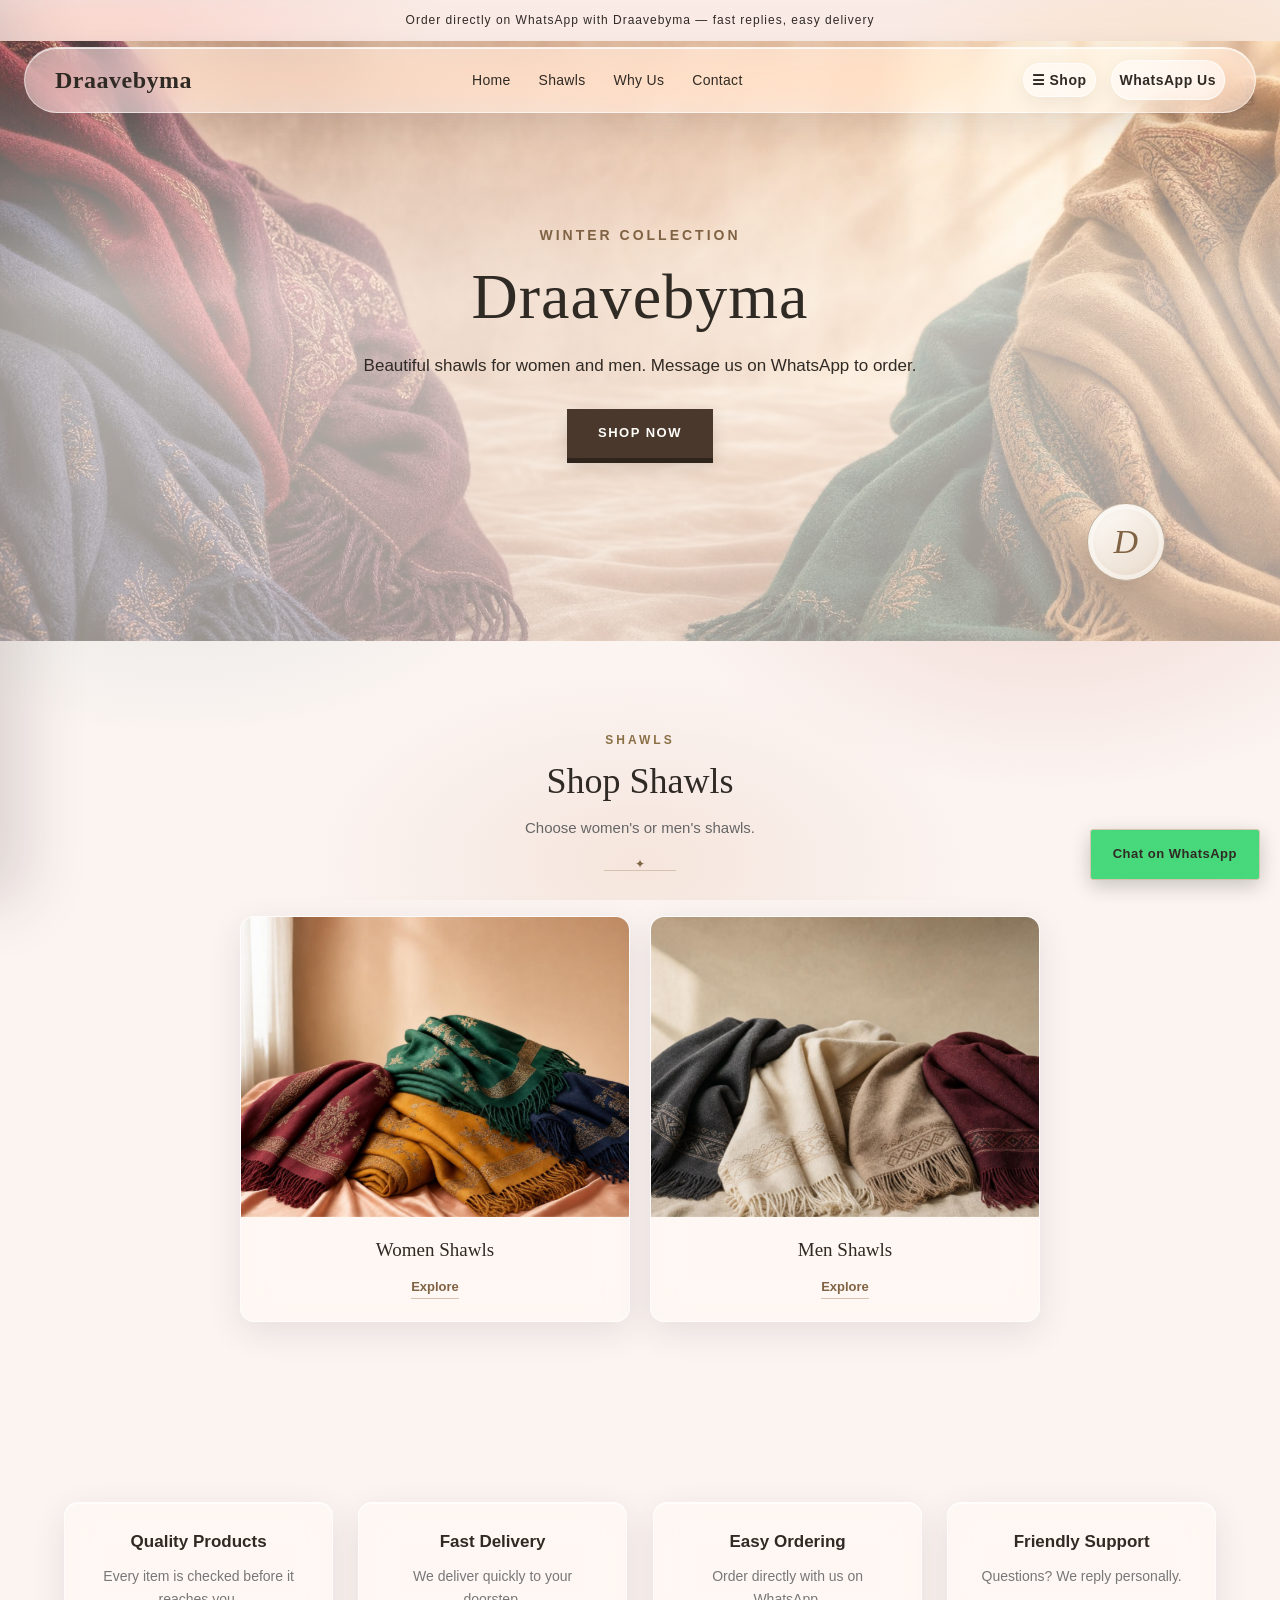
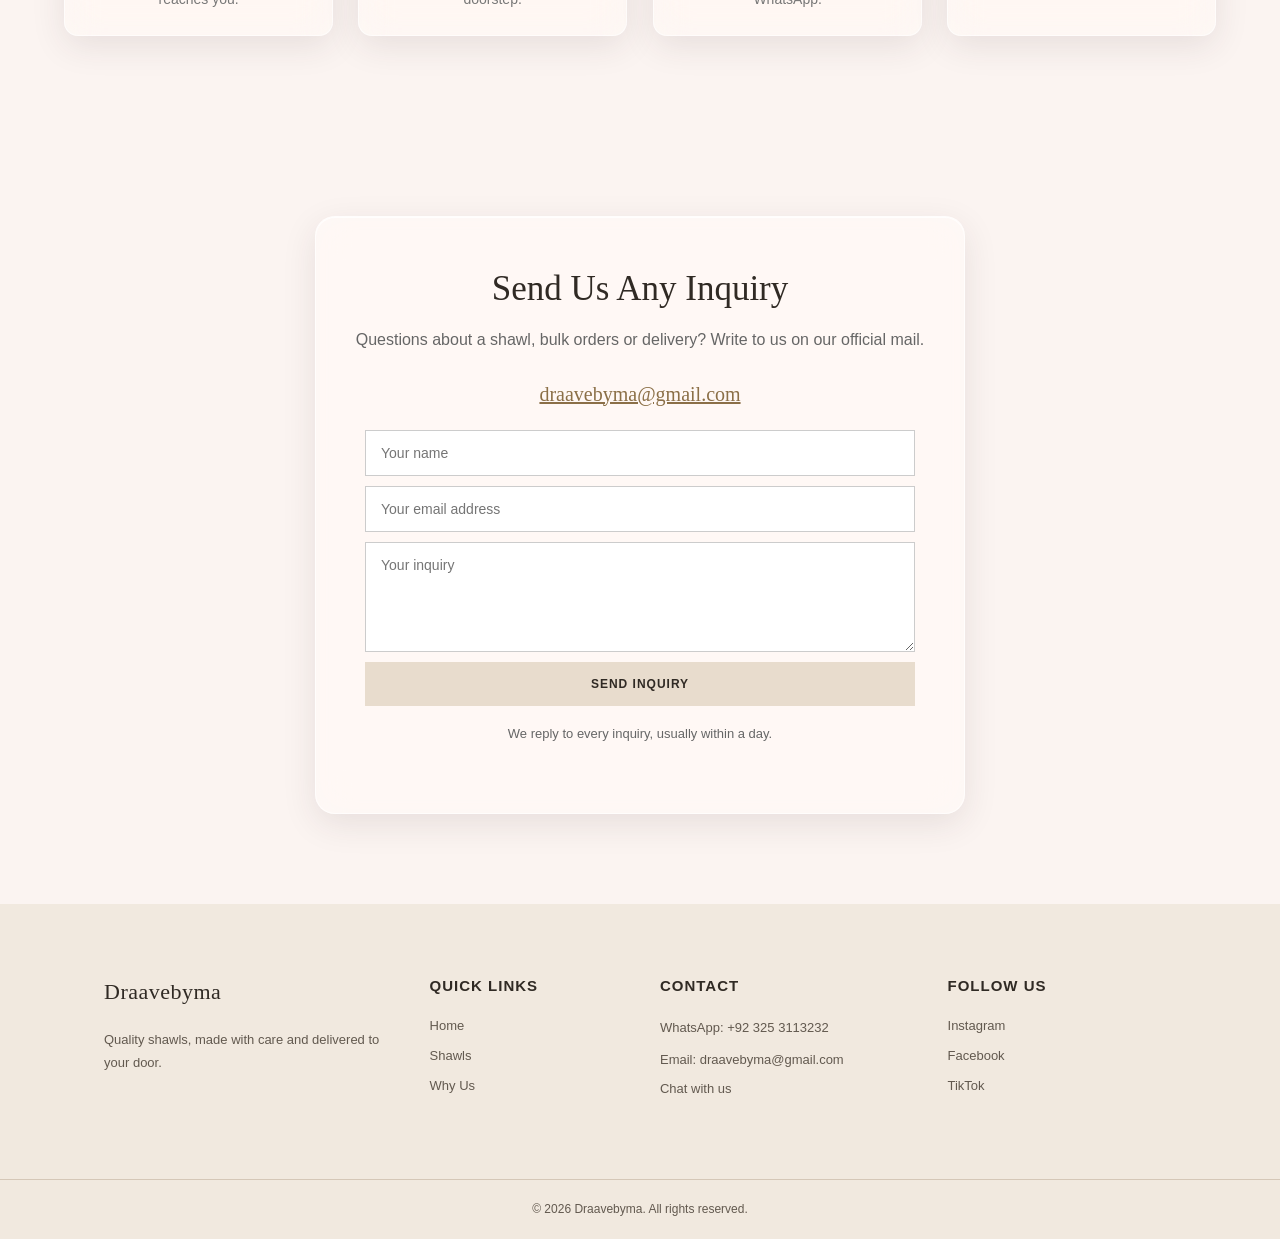
<file: index.html>
<!DOCTYPE html>
<html lang="en">

<head>
    <meta charset="UTF-8">
    <meta name="viewport" content="width=device-width, initial-scale=1.0">
    <title>Draavebyma</title>
    <link rel="icon" href="favicon.svg" type="image/svg+xml">

    <!-- Your main CSS file (the CSS you gave me) -->
    <link rel="stylesheet" href="CSS/style.css">

    <!-- Glassmorphism (loaded last so it wins) -->
    <link rel="stylesheet" href="CSS/glass.css">

    <!-- Extra CSS: pictures, WhatsApp button, side menu -->
    <style>
        /* ---------- Pictures ---------- */
        .product-image img,
        .category-image img {
            width: 100%;
            height: 100%;
            object-fit: cover;
            display: block;
        }

        /* ---------- Floating WhatsApp button ---------- */
        .whatsapp-float {
            position: fixed;
            bottom: 20px;
            right: 20px;
            background-color: #e8dccd;
            color: #302a24;
            padding: 14px 22px;
            border: 1px solid #d5c3b0;
            border-radius: 3px;
            font-size: 13px;
            font-weight: 600;
            letter-spacing: 0.5px;
            box-shadow: 0 6px 20px rgba(0, 0, 0, 0.2);
            z-index: 1000;
        }

        /* ---------- Shop button in header ---------- */
        .menu-btn {
            border: 1px solid #d9c6b5;
            background: #ffffff;
            color: #302a24;
            padding: 10px 18px;
            font-size: 13px;
            font-weight: 600;
            letter-spacing: 0.5px;
            transition: background-color 0.3s ease, color 0.3s ease;
        }

        .menu-btn:hover {
            background-color: #e8dccd;
            color: #302a24;
        }

        /* ---------- Dark blurred background behind the menu ---------- */
        .menu-overlay {
            position: fixed;
            inset: 0;
            background: rgba(0, 0, 0, 0.35);
            backdrop-filter: blur(4px);
            -webkit-backdrop-filter: blur(4px);
            opacity: 0;
            visibility: hidden;
            transition: opacity 0.3s ease, visibility 0.3s ease;
            z-index: 2000;
        }

        .menu-overlay.open {
            opacity: 1;
            visibility: visible;
        }

        /* ---------- Side menu ---------- */
        .side-menu {
            position: fixed;
            top: 0;
            left: 0;
            height: 100%;
            width: 380px;
            max-width: 92%;
            background: rgba(247, 242, 237, 0.97);
            backdrop-filter: blur(18px);
            -webkit-backdrop-filter: blur(18px);
            color: #302a24;
            transform: translateX(-100%);
            transition: transform 0.35s ease;
            z-index: 2001;
            display: flex;
            flex-direction: column;
            overflow-y: auto;
        }

        .side-menu.open {
            transform: translateX(0);
        }

        /* Top bar: back button, title, close button */
        .menu-top {
            display: flex;
            align-items: center;
            justify-content: space-between;
            gap: 10px;
            padding: 20px 16px;
            border-bottom: 1px solid #d9c6b5;
        }

        .menu-top h3 {
            font-family: Georgia, "Times New Roman", serif;
            flex: 1;
            font-size: 20px;
            font-weight: 500;
        }

        .menu-back,
        .menu-close {
            border: none;
            background: none;
            color: #302a24;
            font-size: 28px;
            line-height: 1;
            width: 36px;
            height: 36px;
        }

        .menu-back {
            visibility: hidden;
        }

        .menu-back.show {
            visibility: visible;
        }

        /* Lists */
        .menu-panel {
            display: none;
            list-style: none;
            padding: 8px 16px 30px;
        }

        .menu-panel.active {
            display: block;
        }

        .menu-panel button,
        .menu-panel .menu-page-link {
            width: 100%;
            display: flex;
            align-items: center;
            justify-content: space-between;
            border: none;
            background: none;
            color: #302a24;
            font-size: 19px;
            text-align: left;
            padding: 18px 4px;
            border-bottom: 1px solid #e8ded2;
            transition: padding-left 0.3s ease, color 0.3s ease;
        }

        .menu-panel button:hover,
        .menu-panel .menu-page-link:hover {
            padding-left: 12px;
            color: #806344;
        }

        .menu-arrow {
            font-size: 24px;
            opacity: 0.8;
        }

        /* Shawl name + price on one row */
        .menu-panel .menu-page-link > span:first-child {
            flex: 1;
            padding-right: 12px;
            line-height: 1.3;
        }

        .menu-price {
            font-size: 13px;
            font-weight: 600;
            letter-spacing: 0.5px;
            color: #806344;
            white-space: nowrap;
            padding-right: 10px;
        }

        /* Colour list shown under a shawl that comes in more than one colour */
        .menu-variants {
            list-style: none;
            margin: 0 0 0 12px;
            padding: 0 0 0 16px;
            border-left: 1px solid #e8ded2;
        }

        .menu-panel .menu-variants .menu-variant-link {
            width: 100%;
            display: flex;
            align-items: center;
            justify-content: space-between;
            text-decoration: none;
            color: #6f5f50;
            font-size: 15px;
            text-align: left;
            padding: 10px 4px 10px 14px;
            border-bottom: 1px solid #f0e7dc;
            transition: padding-left 0.3s ease, color 0.3s ease;
        }

        .menu-panel .menu-variants .menu-variant-link:hover {
            padding-left: 22px;
            color: #806344;
        }

        .menu-panel .menu-variants .menu-variant-link > span:first-child {
            flex: 1;
            padding-right: 12px;
        }

        .menu-variants .menu-arrow {
            font-size: 18px;
        }

        .menu-whatsapp {
            display: block;
            text-align: center;
            background: #e8dccd;
            color: #302a24;
            padding: 14px;
            font-size: 14px;
            font-weight: 600;
            border: 1px solid #d5c3b0;
            margin: auto 16px 20px;
        }

        /* ---------- Two category cards ---------- */
        .category-grid.two {
            grid-template-columns: repeat(2, 1fr);
            max-width: 800px;
        }

        @media (max-width: 700px) {
            .category-grid.two {
                grid-template-columns: 1fr;
            }
        }

        .category-card a {
            cursor: pointer;
        }

        .category-explore {
            border: 0;
            border-bottom: 1px solid #d5c3b0;
            background: transparent;
            color: #806344;
            font-size: 13px;
            font-weight: 600;
            padding: 4px 0;
            cursor: pointer;
        }

        .category-explore:hover {
            color: #49382b;
            border-color: #49382b;
        }

        /* ---------- Filter info above products ---------- */
        .filter-info {
            max-width: 1200px;
            margin: 0 auto 25px;
            display: flex;
            align-items: center;
            justify-content: space-between;
            gap: 15px;
            flex-wrap: wrap;
            font-size: 14px;
            color: #666666;
        }

        .filter-info button {
            border: 1px solid #d9c6b5;
            background: #fffdfa;
            padding: 8px 16px;
            font-size: 12px;
            font-weight: 600;
            letter-spacing: 0.8px;
            transition: background-color 0.2s ease, color 0.2s ease;
        }

        .filter-info button:hover {
            background: #e8dccd;
            color: #302a24;
        }

        .no-products {
            display: none;
            max-width: 600px;
            margin: 0 auto;
            text-align: center;
            color: #666666;
            padding: 40px 0;
        }

        .no-products a {
            display: inline-block;
            margin-top: 15px;
            background: #e8dccd;
            color: #302a24;
            padding: 12px 24px;
            font-size: 13px;
            font-weight: 600;
            border: 1px solid #d5c3b0;
            letter-spacing: 0.8px;
        }
    </style>
</head>

<body class="home-page">

    <!-- ================= ANNOUNCEMENT BAR ================= -->
    <div class="announcement-bar">
        Order directly on WhatsApp with Draavebyma &mdash; fast replies, easy delivery
    </div>


    <!-- ================= SIDE MENU =================

         HOW IT WORKS
         Shop  ->  Shawls  ->  Women / Men  ->  shawl names

         To change a shawl name: edit the text AND data-name on its button,
         and make the product's <h3> below say exactly the same name.
    -->
    <div class="menu-overlay" id="menuOverlay"></div>

    <aside class="side-menu" id="sideMenu" aria-label="Shop menu">

        <div class="menu-top">
            <button class="menu-back" id="menuBack" aria-label="Back">&lsaquo;</button>
            <h3 id="menuTitle">Shop</h3>
            <button class="menu-close" id="menuClose" aria-label="Close menu">&times;</button>
        </div>

        <!-- LEVEL 1: Shop -->
        <ul class="menu-panel active" data-panel="main">
            <li><a class="menu-page-link" href="collection.html?c=all">All Products <span
                        class="menu-arrow">&rsaquo;</span></a></li>
            <li><button data-go="shawls">Shawls <span class="menu-arrow">&rsaquo;</span></button></li>
        </ul>

        <!-- LEVEL 2: Shawls -> Women / Men -->
        <ul class="menu-panel" data-panel="shawls">
            <li><button data-go="women-shawls">Women <span class="menu-arrow">&rsaquo;</span></button></li>
            <li><button data-go="men-shawls">Men <span class="menu-arrow">&rsaquo;</span></button></li>
        </ul>

        <!-- LEVEL 3: Women's shawl names -->
        <ul class="menu-panel" data-panel="women-shawls">
            <li><a class="menu-page-link" href="collection.html?c=women">All Women Shawls <span
                        class="menu-arrow">&rsaquo;</span></a></li>
            <!-- the shawl list below is built by JS from products.js -->
        </ul>

        <!-- LEVEL 3: Men's shawl names -->
        <ul class="menu-panel" data-panel="men-shawls">
            <li><a class="menu-page-link" href="collection.html?c=men">All Men Shawls <span
                        class="menu-arrow">&rsaquo;</span></a></li>
            <!-- the shawl list below is built by JS from products.js -->
        </ul>

        <!-- Change the number to your WhatsApp number -->
        <a class="menu-whatsapp" href="https://wa.me/923253113232" target="_blank" rel="noopener">
            Order directly on WhatsApp
        </a>

    </aside>


    <!-- ================= HEADER ================= -->
    <header>

        <a href="index.html" class="logo">Draavebyma</a>

        <nav>
            <a href="#home">Home</a>
            <a href="#categories">Shawls</a>
            <a href="#features">Why Us</a>
            <a href="#contact">Contact</a>
        </nav>

        <div class="header-icons">
            <button class="menu-btn" id="menuOpen">&#9776; Shop</button>
            <a class="cart-btn" href="https://wa.me/923253113232" target="_blank" rel="noopener">WhatsApp Us</a>
        </div>

    </header>


    <!-- ================= HERO ================= -->
    <section class="hero" id="home">
        <div class="hero-content">
            <p>WINTER COLLECTION</p>
            <h1>Draavebyma</h1>
            <p>Beautiful shawls for women and men. Message us on WhatsApp to order.</p>
            <a href="#categories" class="btn">SHOP NOW</a>
        </div>
    </section>


    <!-- ================= SHAWL CATEGORIES ================= -->
    <section class="categories" id="categories">

        <div class="section-heading">
            <p>SHAWLS</p>
            <h2>Shop Shawls</h2>
            <p>Choose women's or men's shawls.</p>
        </div>

        <div class="category-grid two">

            <div class="category-card">
                <div class="category-image">
                    <img src="images/category-women.jpg" alt="Women Shawls">
                </div>
                <h3>Women Shawls</h3>
                <button class="category-explore" type="button" data-open-panel="women-shawls">Explore</button>
            </div>

            <div class="category-card">
                <div class="category-image">
                    <img src="images/category-men.jpg" alt="Men Shawls">
                </div>
                <h3>Men Shawls</h3>
                <button class="category-explore" type="button" data-open-panel="men-shawls">Explore</button>
            </div>

        </div>
    </section>


    <!-- ================= FEATURES ================= -->
    <section class="features" id="features">
        <div class="feature-grid">

            <div class="feature">
                <h3>Quality Products</h3>
                <p>Every item is checked before it reaches you.</p>
            </div>

            <div class="feature">
                <h3>Fast Delivery</h3>
                <p>We deliver quickly to your doorstep.</p>
            </div>

            <div class="feature">
                <h3>Easy Ordering</h3>
                <p>Order directly with us on WhatsApp.</p>
            </div>

            <div class="feature">
                <h3>Friendly Support</h3>
                <p>Questions? We reply personally.</p>
            </div>

        </div>
    </section>


    <!-- ================= INQUIRY ================= -->

    <!--
        OFFICIAL MAIL - every inquiry sent here lands in draavebyma@gmail.com
        Change the two draavebyma@gmail.com addresses below if you ever need to.
    -->
    <section class="newsletter" id="inquiry">
        <div class="newsletter-content">
            <h2>Send Us Any Inquiry</h2>
            <p>Questions about a shawl, bulk orders or delivery? Write to us on our official mail.</p>

            <a class="inquiry-email" href="mailto:draavebyma@gmail.com">draavebyma@gmail.com</a>

            <form class="inquiry-form"
                  action="https://formsubmit.co/draavebyma@gmail.com"
                  method="POST">

                <input type="hidden" name="_subject" value="New inquiry - Draavebyma">
                <input type="hidden" name="_next" value="https://draavebyma.vercel.app/">
                <input type="hidden" name="_captcha" value="false">
                <input type="hidden" name="_template" value="table">

                <input type="text" name="name" placeholder="Your name" autocomplete="name">
                <input type="email" name="email" placeholder="Your email address" autocomplete="email" required>
                <textarea name="message" rows="4" placeholder="Your inquiry" required></textarea>

                <button type="submit">SEND INQUIRY</button>
            </form>

            <p class="inquiry-note">We reply to every inquiry, usually within a day.</p>
        </div>
    </section>


    <!-- ================= FOOTER ================= -->
    <footer id="contact">

        <div class="footer-container">

            <div class="footer-column">
                <h3>Draavebyma</h3>
                <p>Quality shawls, made with care and delivered to your door.</p>
            </div>

            <div class="footer-column">
                <h3>QUICK LINKS</h3>
                <a href="#home">Home</a>
                <a href="#categories">Shawls</a>
                <a href="#features">Why Us</a>
            </div>

            <div class="footer-column">
                <h3>CONTACT</h3>
                <p>WhatsApp: <a href="tel:+923253113232">+92 325 3113232</a></p>
                <p>Email: <a href="mailto:draavebyma@gmail.com">draavebyma@gmail.com</a></p>
                <a href="https://wa.me/923253113232" target="_blank" rel="noopener">Chat with us</a>
            </div>

            <div class="footer-column">
                <h3>FOLLOW US</h3>
                <a href="#">Instagram</a>
                <a href="#">Facebook</a>
                <a href="#">TikTok</a>
            </div>

        </div>

        <div class="copyright">
            &copy; 2026 Draavebyma. All rights reserved.
        </div>

    </footer>


    <!-- Floating WhatsApp button -->
        <a class="whatsapp-float" href="https://wa.me/923253113232" target="_blank" rel="noopener">Chat on WhatsApp</a>

    <script src="products.js"></script>
    <script src="JS/main.js"></script>
<script src="JS/animations.js"></script>
</body>

</html>
</file>
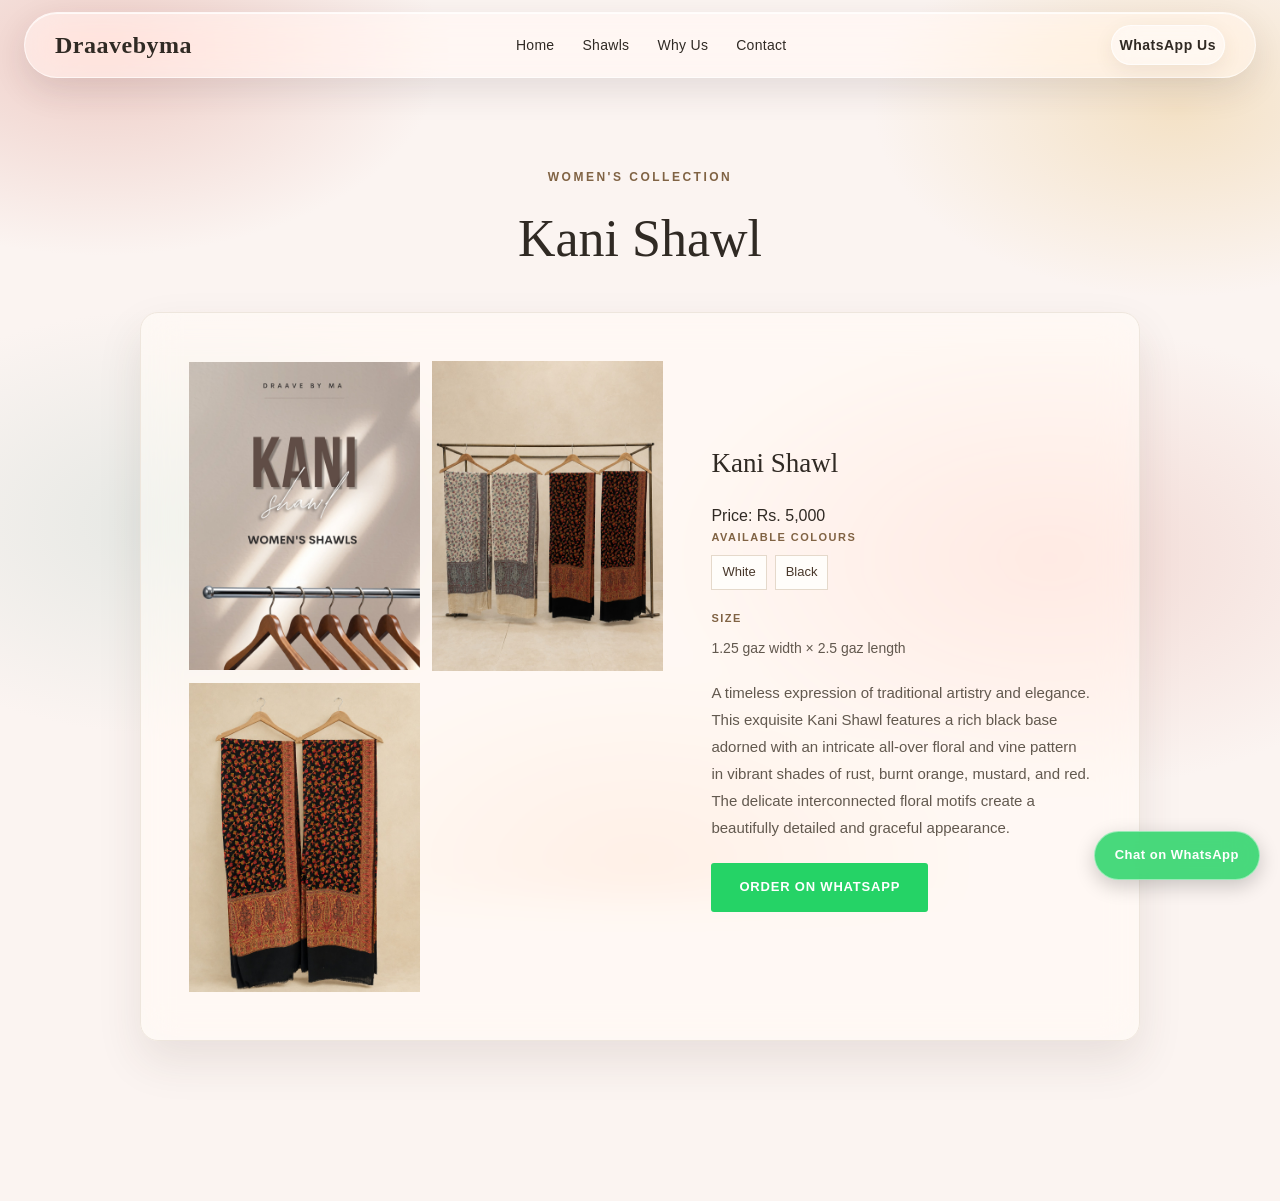
<file: kani.html>
<!DOCTYPE html>
<html lang="en">

<head>
    <meta charset="UTF-8">
    <meta name="viewport" content="width=device-width, initial-scale=1.0">
    <meta name="description" content="Explore the black and white Kani Shawl from Draavebyma.">
    <title>Kani Shawl | Draavebyma</title>
    <link rel="icon" href="favicon.svg" type="image/svg+xml">
    <link rel="stylesheet" href="CSS/style.css">

    <!-- Glassmorphism (loaded last so it wins) -->
    <link rel="stylesheet" href="CSS/glass.css">
    <style>
        .kani-page {
            min-height: 100vh;
            padding: 48px 5% 80px;
            background: linear-gradient(135deg, #fffdfa, #f5eee6);
        }

        .kani-header {
            max-width: 1000px;
            margin: 0 auto 36px;
            display: flex;
            align-items: center;
            justify-content: space-between;
            gap: 20px;
        }

        .kani-back {
            color: #806344;
            font-size: 13px;
        }

        .kani-title {
            margin: 0 auto 32px;
            text-align: center;
        }

        .kani-title p {
            margin-bottom: 10px;
            color: #806344;
            font-size: 12px;
            font-weight: 600;
            letter-spacing: 2.5px;
        }

        .kani-title h1 {
            font-family: Georgia, "Times New Roman", serif;
            font-size: clamp(34px, 5vw, 52px);
            font-weight: 500;
        }

        .kani-card {
            max-width: 1000px;
            margin: 0 auto;
            padding: clamp(20px, 5vw, 48px);
            display: grid;
            grid-template-columns: minmax(0, 1fr) minmax(260px, 0.8fr);
            align-items: center;
            gap: clamp(24px, 4vw, 48px);
            background: #fffdfa;
            border: 1px solid #eee6dd;
            box-shadow: 0 20px 45px rgba(67, 52, 39, 0.1);
        }

        .kani-gallery {
            display: grid;
            grid-template-columns: repeat(2, minmax(0, 1fr));
            gap: 12px;
            min-width: 0;
        }

        .kani-image-button {
            display: block;
            width: 100%;
            padding: 0;
            border: 0;
            background: transparent;
            cursor: zoom-in;
        }

        .kani-image-button:focus-visible {
            outline: 2px solid #806344;
            outline-offset: 4px;
        }

        .kani-gallery img {
            display: block;
            width: 100%;
            max-height: 760px;
            object-fit: contain;
            background: linear-gradient(145deg, #f1e8df, #fbf8f4);
        }

        .kani-info h2 {
            margin-bottom: 18px;
            font-family: Georgia, "Times New Roman", serif;
            font-size: 27px;
            font-weight: 500;
        }

        .kani-label {
        .kani-price {
            margin-bottom: 18px;
            color: #49382b;
            font-size: 23px;
            font-weight: 600;
        }

            display: block;
            margin-bottom: 9px;
            color: #806344;
            font-size: 11px;
            font-weight: 600;
            letter-spacing: 1.5px;
            text-transform: uppercase;
        }

        .kani-colors {
            display: flex;
            flex-wrap: wrap;
            gap: 8px;
            margin-bottom: 20px;
        }

        .kani-color {
            padding: 6px 10px;
            border: 1px solid #e5d9cb;
            background: #fffdfa;
            color: #49382b;
            font-size: 13px;
        }

        .kani-size {
            margin-bottom: 20px;
            color: #62594f;
            font-size: 14px;
        }

        .kani-description {
            color: #62594f;
            font-size: 15px;
            line-height: 1.8;
        }

        .kani-viewer {
            width: min(96vw, 1400px);
            max-width: none;
            max-height: 94vh;
            padding: 14px;
            border: 1px solid #d5c3b0;
            background: #fffdfa;
            box-shadow: 0 24px 70px rgba(0, 0, 0, 0.35);
        }

        .kani-viewer::backdrop {
            background: rgba(31, 25, 20, 0.88);
            backdrop-filter: blur(4px);
        }

        .kani-viewer-toolbar {
            display: flex;
            justify-content: flex-end;
            gap: 8px;
            margin-bottom: 10px;
        }

        .kani-viewer-toolbar button {
            min-width: 42px;
            min-height: 38px;
            padding: 6px 12px;
            border: 1px solid #d5c3b0;
            background: #f5eee6;
            color: #49382b;
            font-size: 15px;
            cursor: pointer;
        }

        .kani-viewer-stage {
            max-height: calc(94vh - 78px);
            overflow: auto;
            background: #f1e8df;
        }

        .kani-viewer-stage img {
            display: block;
            max-width: none;
            height: auto;
            margin: 0 auto;
            transform-origin: top left;
        }

        @media (max-width: 700px) {
            .kani-page {
                padding: 28px 20px 56px;
            }

            .kani-card {
                grid-template-columns: 1fr;
            }

            .kani-gallery {
                grid-template-columns: 1fr;
            }
        }

        @media (prefers-reduced-motion: reduce) {
            *,
            *::before,
            *::after {
                transition-duration: 0.01ms !important;
            }
        }

        /* ---------- WhatsApp order button ---------- */
        .wa-order {
            display: inline-block;
            margin-top: 22px;
            padding: 14px 28px;
            background-color: #25d366;
            color: #ffffff;
            font-family: Arial, Helvetica, sans-serif;
            font-size: 13px;
            font-weight: 700;
            letter-spacing: 0.8px;
            text-decoration: none;
            border: none;
            border-radius: 3px;
            cursor: pointer;
            transition: filter 0.2s ease, transform 0.2s ease;
        }

        .wa-order:hover {
            filter: brightness(0.93);
            transform: translateY(-1px);
        }

        .wa-float {
            position: fixed;
            bottom: 20px;
            right: 20px;
            z-index: 1000;
            display: inline-block;
            padding: 13px 20px;
            background-color: #25d366;
            color: #ffffff;
            font-family: Arial, Helvetica, sans-serif;
            font-size: 13px;
            font-weight: 700;
            letter-spacing: 0.5px;
            text-decoration: none;
            border-radius: 50px;
            box-shadow: 0 6px 20px rgba(0, 0, 0, 0.2);
        }
    </style>
</head>

<body>
    <header>
        <a href="index.html" class="logo">Draavebyma</a>

        <nav>
            <a href="index.html">Home</a>
            <a href="collection.html?c=women">Shawls</a>
            <a href="index.html#features">Why Us</a>
            <a href="index.html#contact">Contact</a>
        </nav>

        <div class="header-icons">
            <a class="cart-btn" href="https://wa.me/923253113232" target="_blank" rel="noopener">WhatsApp Us</a>
        </div>
    </header>

    <main class="kani-page">    <main class="kani-page">

        <div class="kani-title">
            <p>WOMEN'S COLLECTION</p>
            <h1>Kani Shawl</h1>
        </div>

        <section class="kani-card" aria-label="Kani Shawl">
            <div class="kani-gallery">
                <button class="kani-image-button" type="button" aria-label="Open Kani Shawl card picture">
                    <img src="images/kani/kani-card.jpg" alt="Draavebyma Kani Shawl card">
                </button>
                <button class="kani-image-button" type="button" aria-label="Open Kani Shawl photo">
                    <img src="images/kani/kani-1.jpg" alt="Draavebyma Kani Shawl, full view">
                </button>
                <button class="kani-image-button" type="button" aria-label="Open Kani Shawl detail photo">
                    <img src="images/kani/kani-2.jpg" alt="Draavebyma Kani Shawl, detail view">
                </button>
            </div>
            <div class="kani-info">
                <h2>Kani Shawl</h2>
                <p class="kani-price">Price: Rs. 5,000</p>
                <span class="kani-label">Available colours</span>
                <div class="kani-colors">
                    <span class="kani-color">White</span>
                    <span class="kani-color">Black</span>
                </div>
                <span class="kani-label">Size</span>
                <p class="kani-size">1.25 gaz width &times; 2.5 gaz length</p>
                <p class="kani-description">A timeless expression of traditional artistry and elegance. This exquisite Kani Shawl features a rich black base adorned with an intricate all-over floral and vine pattern in vibrant shades of rust, burnt orange, mustard, and red. The delicate interconnected floral motifs create a beautifully detailed and graceful appearance.</p>
                <a class="wa-order" href="https://wa.me/923253113232?text=Hello%20Draavebyma%21%20I%20want%20to%20order%3A%0A%0AProduct%3A%20Kani%20Shawl%0APrice%3A%20Rs.%205%2C000%0A%0APlease%20confirm%20availability." target="_blank" rel="noopener">ORDER ON WHATSAPP</a>
            </div>
        </section>

        <a class="wa-float" href="https://wa.me/923253113232" target="_blank" rel="noopener">Chat on WhatsApp</a>

    </main>
</main>

    <dialog class="kani-viewer" id="kaniViewer" aria-label="Kani Shawl image viewer">
        <div class="kani-viewer-toolbar">
            <button type="button" id="kaniZoomOut" aria-label="Zoom out">−</button>
            <button type="button" id="kaniZoomReset" aria-label="Reset zoom">Reset</button>
            <button type="button" id="kaniZoomIn" aria-label="Zoom in">+</button>
            <button type="button" id="kaniCloseViewer" aria-label="Close image viewer">&times;</button>
        </div>
        <div class="kani-viewer-stage">
            <img id="kaniViewerImage" alt="">
        </div>
    </dialog>

    <script>
        const kaniViewer = document.getElementById("kaniViewer");
        const kaniViewerImage = document.getElementById("kaniViewerImage");
        const kaniViewerStage = document.querySelector(".kani-viewer-stage");
        let kaniZoomLevel = 1;
        let kaniFitScale = 1;

        function setKaniZoom(level) {
            kaniZoomLevel = Math.min(4, Math.max(1, level));
            kaniViewerImage.style.width = (kaniViewerImage.naturalWidth * kaniFitScale * kaniZoomLevel) + "px";
            kaniViewerImage.style.height = (kaniViewerImage.naturalHeight * kaniFitScale * kaniZoomLevel) + "px";
        }

        document.querySelectorAll(".kani-image-button").forEach(function (button) {
            button.addEventListener("click", function () {
                const image = button.querySelector("img");
                kaniViewerImage.onload = function () {
                    const maxWidth = window.innerWidth * 0.9;
                    const maxHeight = window.innerHeight * 0.78;
                    kaniFitScale = Math.min(maxWidth / kaniViewerImage.naturalWidth, maxHeight / kaniViewerImage.naturalHeight, 1);
                    kaniViewerStage.scrollTo(0, 0);
                    setKaniZoom(1);
                };
                kaniViewerImage.src = image.src;
                kaniViewerImage.alt = image.alt;

                if (!kaniViewer.open) {
                    kaniViewer.showModal();
                }
            });
        });

        document.getElementById("kaniZoomIn").addEventListener("click", function () {
            setKaniZoom(kaniZoomLevel + 0.25);
        });

        document.getElementById("kaniZoomOut").addEventListener("click", function () {
            setKaniZoom(kaniZoomLevel - 0.25);
        });

        document.getElementById("kaniZoomReset").addEventListener("click", function () {
            kaniViewerStage.scrollTo(0, 0);
            setKaniZoom(1);
        });

        document.getElementById("kaniCloseViewer").addEventListener("click", function () {
            kaniViewer.close();
        });

        kaniViewer.addEventListener("click", function (event) {
            if (event.target === kaniViewer) {
                kaniViewer.close();
            }
        });
    </script>
    <script src="JS/animations.js"></script>
</body>

</html>
</file>
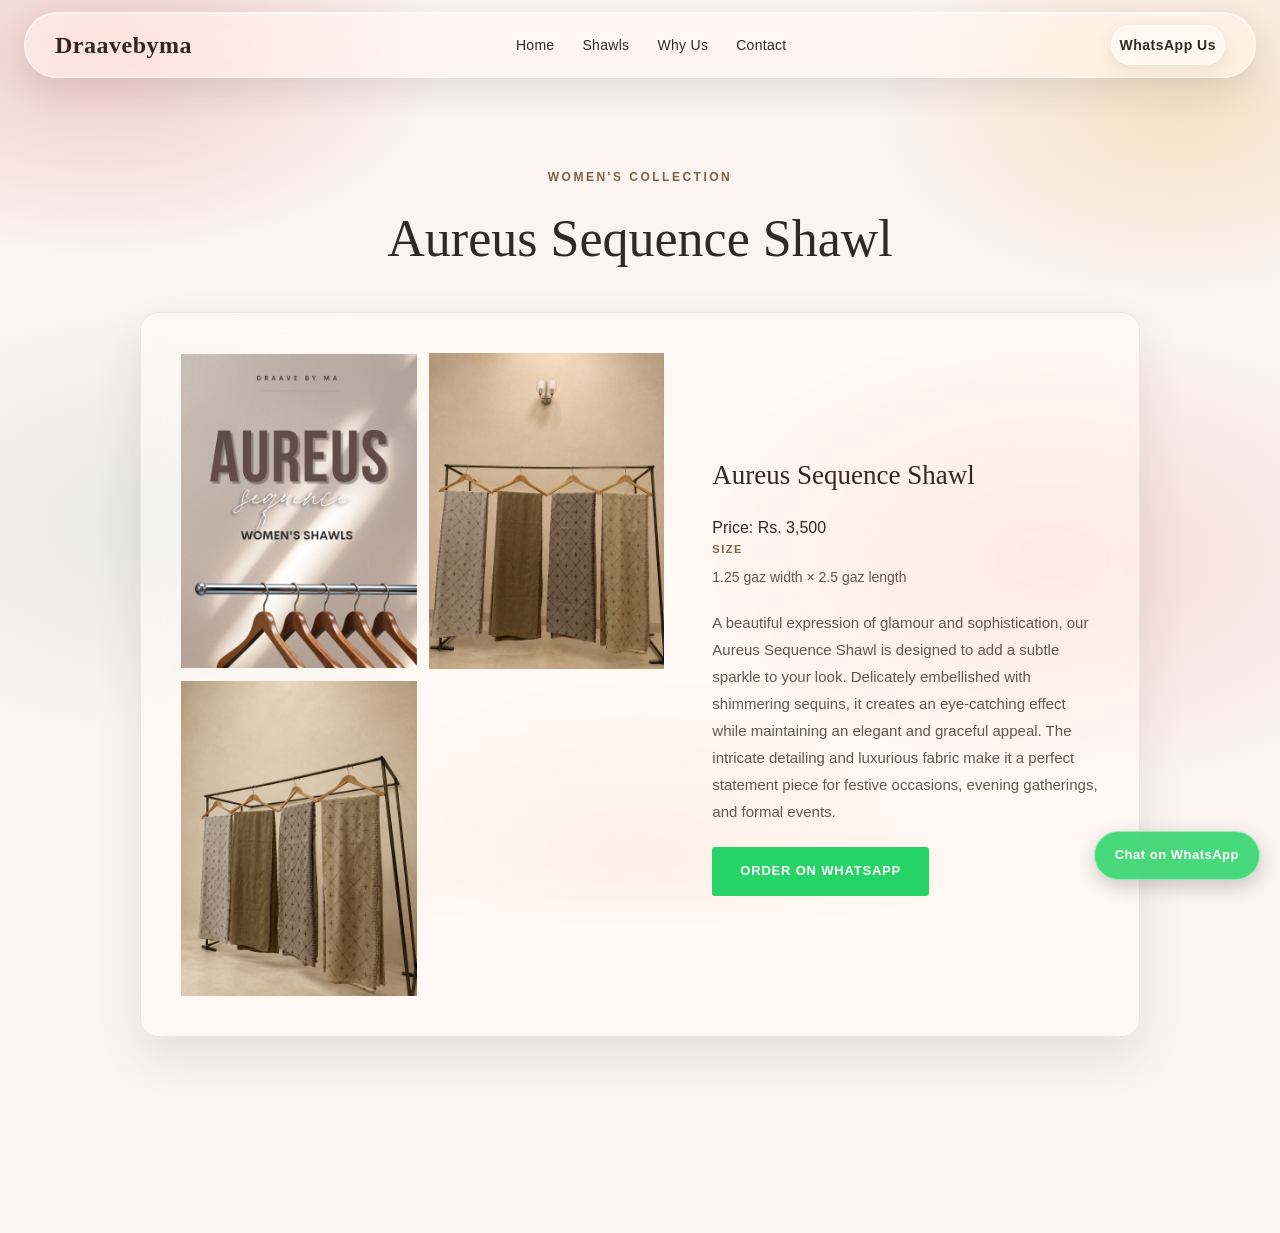
<file: sequence.html>
<!DOCTYPE html>
<html lang="en">

<head>
    <meta charset="UTF-8">
    <meta name="viewport" content="width=device-width, initial-scale=1.0">
    <meta name="description" content="View the Sequence Shawl designs from Draavebyma.">
    <title>Sequence Shawl | Draavebyma</title>
    <link rel="icon" href="favicon.svg" type="image/svg+xml">
    <link rel="stylesheet" href="CSS/style.css">

    <!-- Glassmorphism (loaded last so it wins) -->
    <link rel="stylesheet" href="CSS/glass.css">
    <style>
        .sequence-page {
            min-height: 100vh;
            padding: 48px 5% 80px;
            background: linear-gradient(135deg, #fffdfa, #f5eee6);
        }

        .sequence-header {
            max-width: 1000px;
            margin: 0 auto 36px;
            display: flex;
            align-items: center;
            justify-content: space-between;
            gap: 20px;
        }

        .sequence-back {
            color: #806344;
            font-size: 13px;
        }

        .sequence-title {
            width: 100%;
            margin-bottom: 32px;
            text-align: center;
        }

        .sequence-title p {
            margin-bottom: 10px;
            color: #806344;
            font-size: 12px;
            font-weight: 600;
            letter-spacing: 2.5px;
        }

        .sequence-title h1 {
            font-family: Georgia, "Times New Roman", serif;
            font-size: clamp(34px, 5vw, 52px);
            font-weight: 500;
        }

        .sequence-design {
            max-width: 1000px;
            margin: 0 auto 36px;
            padding: clamp(16px, 4vw, 40px);
            display: grid;
            grid-template-columns: minmax(0, 1fr) minmax(240px, 0.8fr);
            align-items: center;
            gap: clamp(24px, 4vw, 48px);
            background: #fffdfa;
            border: 1px solid #eee6dd;
            box-shadow: 0 20px 45px rgba(67, 52, 39, 0.1);
        }

        .sequence-gallery {
            display: grid;
            grid-template-columns: repeat(2, minmax(0, 1fr));
            gap: 12px;
        }

        .sequence-gallery img {
            display: block;
            width: 100%;
            max-height: 760px;
            object-fit: contain;
            background: linear-gradient(145deg, #f1e8df, #fbf8f4);
        }

        .sequence-image-button {
            display: block;
            width: 100%;
            padding: 0;
            border: 0;
            background: transparent;
            cursor: zoom-in;
        }

        .sequence-image-button:focus-visible {
            outline: 2px solid #806344;
            outline-offset: 4px;
        }

        .image-viewer {
            width: min(96vw, 1400px);
            max-width: none;
            max-height: 94vh;
            padding: 14px;
            border: 1px solid #d5c3b0;
            background: #fffdfa;
            box-shadow: 0 24px 70px rgba(0, 0, 0, 0.35);
        }

        .image-viewer::backdrop {
            background: rgba(31, 25, 20, 0.88);
            backdrop-filter: blur(4px);
        }

        .image-viewer-toolbar {
            display: flex;
            align-items: center;
            justify-content: flex-end;
            gap: 8px;
            margin-bottom: 10px;
        }

        .image-viewer-toolbar button {
            min-width: 42px;
            min-height: 38px;
            padding: 6px 12px;
            border: 1px solid #d5c3b0;
            background: #f5eee6;
            color: #49382b;
            font-size: 15px;
            cursor: pointer;
        }

        .image-viewer-toolbar button:hover {
            background: #e8dccd;
        }

        .image-viewer-stage {
            max-height: calc(94vh - 78px);
            overflow: auto;
            text-align: center;
            background: #f1e8df;
        }

        .image-viewer-stage img {
            display: block;
            margin: 0 auto;
            max-width: none;
            height: auto;
            transform-origin: top left;
        }

        .sequence-info h2 {
            margin-bottom: 18px;
            font-family: Georgia, "Times New Roman", serif;
            font-size: 27px;
            font-weight: 500;
        }

        .sequence-info .sequence-size-label {
        .sequence-price {
            margin-bottom: 18px;
            color: #49382b;
            font-size: 23px;
            font-weight: 600;
        }

            display: block;
            margin-bottom: 8px;
            color: #806344;
            font-size: 11px;
            font-weight: 600;
            letter-spacing: 1.5px;
            text-transform: uppercase;
        }

        .sequence-info .sequence-size {
            margin-bottom: 20px;
            color: #62594f;
            font-size: 14px;
        }

        .sequence-info .sequence-description {
            color: #62594f;
            font-size: 15px;
            line-height: 1.8;
        }

        @media (max-width: 700px) {
            .sequence-page {
                padding: 28px 20px 56px;
            }

            .sequence-design {
                grid-template-columns: 1fr;
            }

            .sequence-gallery {
                grid-template-columns: 1fr;
            }
        }

        @media (prefers-reduced-motion: reduce) {
            *,
            *::before,
            *::after {
                transition-duration: 0.01ms !important;
            }
        }

        /* ---------- WhatsApp order button ---------- */
        .wa-order {
            display: inline-block;
            margin-top: 22px;
            padding: 14px 28px;
            background-color: #25d366;
            color: #ffffff;
            font-family: Arial, Helvetica, sans-serif;
            font-size: 13px;
            font-weight: 700;
            letter-spacing: 0.8px;
            text-decoration: none;
            border: none;
            border-radius: 3px;
            cursor: pointer;
            transition: filter 0.2s ease, transform 0.2s ease;
        }

        .wa-order:hover {
            filter: brightness(0.93);
            transform: translateY(-1px);
        }

        .wa-float {
            position: fixed;
            bottom: 20px;
            right: 20px;
            z-index: 1000;
            display: inline-block;
            padding: 13px 20px;
            background-color: #25d366;
            color: #ffffff;
            font-family: Arial, Helvetica, sans-serif;
            font-size: 13px;
            font-weight: 700;
            letter-spacing: 0.5px;
            text-decoration: none;
            border-radius: 50px;
            box-shadow: 0 6px 20px rgba(0, 0, 0, 0.2);
        }
    </style>
</head>

<body>
    <header>
        <a href="index.html" class="logo">Draavebyma</a>

        <nav>
            <a href="index.html">Home</a>
            <a href="collection.html?c=women">Shawls</a>
            <a href="index.html#features">Why Us</a>
            <a href="index.html#contact">Contact</a>
        </nav>

        <div class="header-icons">
            <a class="cart-btn" href="https://wa.me/923253113232" target="_blank" rel="noopener">WhatsApp Us</a>
        </div>
    </header>

    <main class="sequence-page">    <main class="sequence-page">

        <div class="sequence-title">
            <p>WOMEN'S COLLECTION</p>
            <h1>Aureus Sequence Shawl</h1>
        </div>

        <section class="sequence-design" aria-label="Aureus Sequence Shawl">
            <div class="sequence-gallery">
                <button class="sequence-image-button" type="button" aria-label="Open Aureus Sequence Shawl card picture">
                    <img src="images/sequence/sequence-card.jpg" alt="Draavebyma Aureus Sequence Shawl card">
                </button>
                <button class="sequence-image-button" type="button" aria-label="Open Aureus Sequence Shawl front view">
                    <img src="images/sequence/sequence-1.jpg" alt="Draavebyma Aureus Sequence Shawl, front view">
                </button>
                <button class="sequence-image-button" type="button" aria-label="Open Aureus Sequence Shawl detail view">
                    <img src="images/sequence/sequence-2.jpg" alt="Draavebyma Aureus Sequence Shawl, detail view">
                </button>
            </div>
            <div class="sequence-info">
                <h2>Aureus Sequence Shawl</h2>
                <p class="sequence-price">Price: Rs. 3,500</p>
                <span class="sequence-size-label">Size</span>
                <p class="sequence-size">1.25 gaz width &times; 2.5 gaz length</p>
                <p class="sequence-description">A beautiful expression of glamour and sophistication, our Aureus Sequence Shawl is designed to add a subtle sparkle to your look. Delicately embellished with shimmering sequins, it creates an eye-catching effect while maintaining an elegant and graceful appeal. The intricate detailing and luxurious fabric make it a perfect statement piece for festive occasions, evening gatherings, and formal events.</p>
                <a class="wa-order" href="https://wa.me/923253113232?text=Hello%20Draavebyma%21%20I%20want%20to%20order%3A%0A%0AProduct%3A%20Aureus%20Sequence%20Shawl%0APrice%3A%20Rs.%203%2C500%0A%0APlease%20confirm%20availability." target="_blank" rel="noopener">ORDER ON WHATSAPP</a>
            </div>
        </section>

        <a class="wa-float" href="https://wa.me/923253113232" target="_blank" rel="noopener">Chat on WhatsApp</a>

    </main>
</main>

    <dialog class="image-viewer" id="imageViewer" aria-label="Image viewer">
        <div class="image-viewer-toolbar">
            <button type="button" id="zoomOut" aria-label="Zoom out">−</button>
            <button type="button" id="zoomReset" aria-label="Reset zoom">Reset</button>
            <button type="button" id="zoomIn" aria-label="Zoom in">+</button>
            <button type="button" id="closeViewer" aria-label="Close image viewer">&times;</button>
        </div>
        <div class="image-viewer-stage">
            <img id="viewerImage" alt="">
        </div>
    </dialog>

    <script>
        const imageViewer = document.getElementById("imageViewer");
        const viewerImage = document.getElementById("viewerImage");
        const imageViewerStage = document.querySelector(".image-viewer-stage");
        let zoomLevel = 1;
        let fitScale = 1;

        function setViewerZoom(level) {
            zoomLevel = Math.min(4, Math.max(1, level));
            viewerImage.style.width = (viewerImage.naturalWidth * fitScale * zoomLevel) + "px";
            viewerImage.style.height = (viewerImage.naturalHeight * fitScale * zoomLevel) + "px";
        }

        document.querySelectorAll(".sequence-image-button").forEach(function (button) {
            button.addEventListener("click", function () {
                const image = button.querySelector("img");
                viewerImage.onload = function () {
                    const maxWidth = window.innerWidth * 0.9;
                    const maxHeight = window.innerHeight * 0.78;
                    fitScale = Math.min(maxWidth / viewerImage.naturalWidth, maxHeight / viewerImage.naturalHeight, 1);
                    imageViewerStage.scrollTo(0, 0);
                    setViewerZoom(1);
                };
                viewerImage.src = image.src;
                viewerImage.alt = image.alt;

                if (!imageViewer.open) {
                    imageViewer.showModal();
                }
            });
        });

        document.getElementById("zoomIn").addEventListener("click", function () {
            setViewerZoom(zoomLevel + 0.25);
        });

        document.getElementById("zoomOut").addEventListener("click", function () {
            setViewerZoom(zoomLevel - 0.25);
        });

        document.getElementById("zoomReset").addEventListener("click", function () {
            imageViewerStage.scrollTo(0, 0);
            setViewerZoom(1);
        });

        document.getElementById("closeViewer").addEventListener("click", function () {
            imageViewer.close();
        });

        imageViewer.addEventListener("click", function (event) {
            if (event.target === imageViewer) {
                imageViewer.close();
            }
        });
    </script>
    <script src="JS/animations.js"></script>
</body>

</html>
</file>
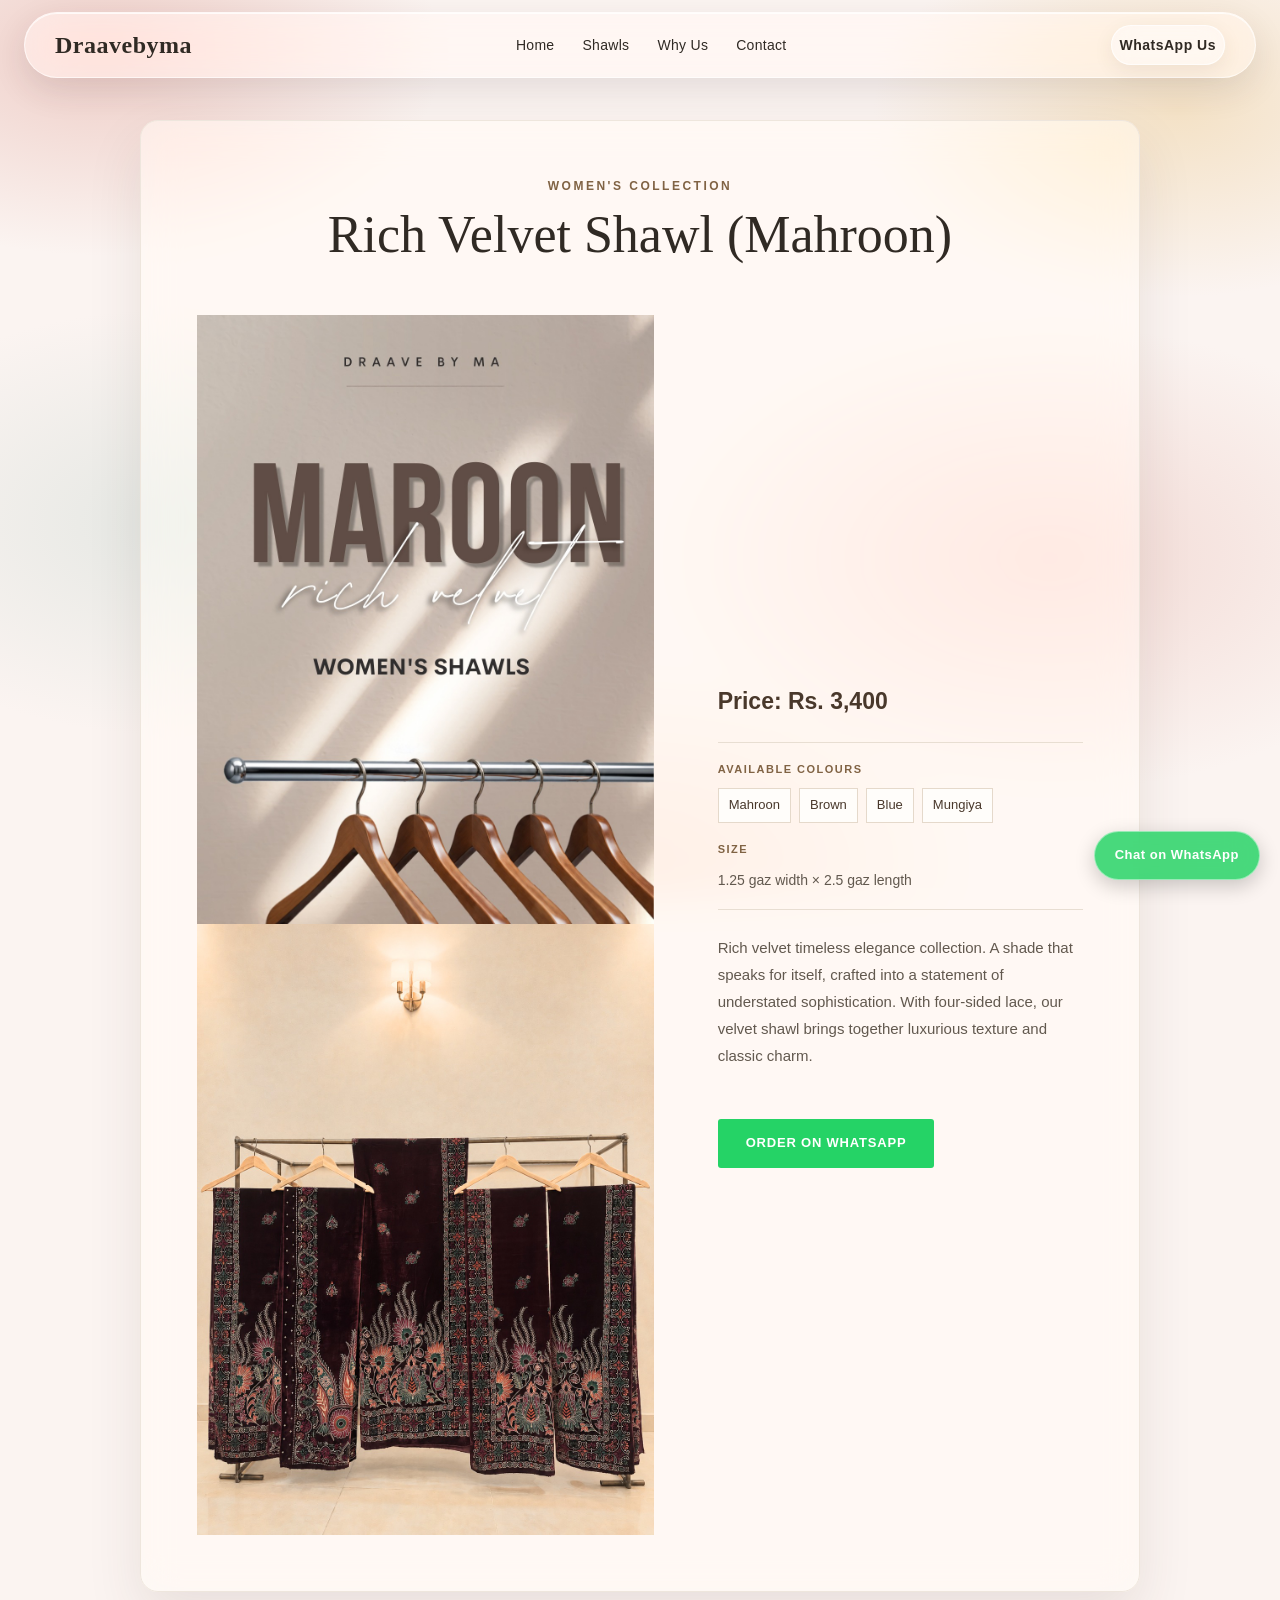
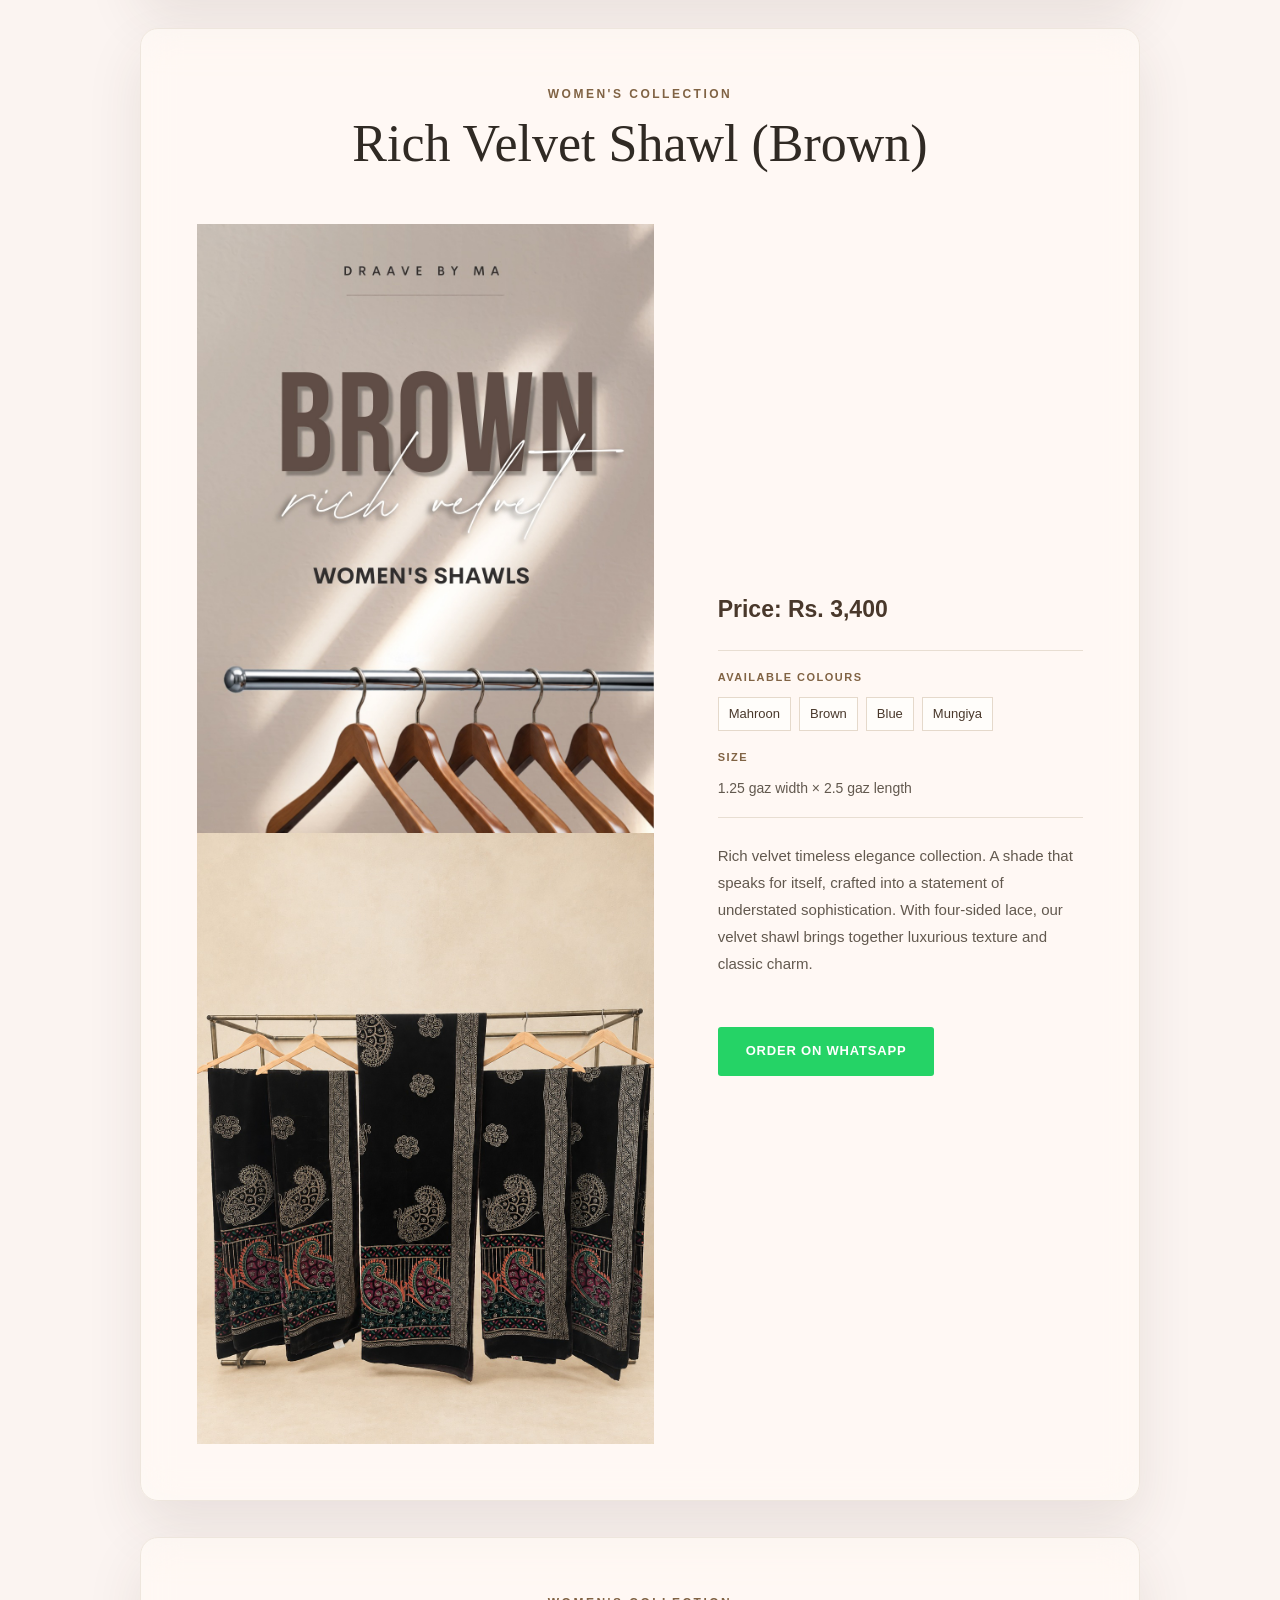
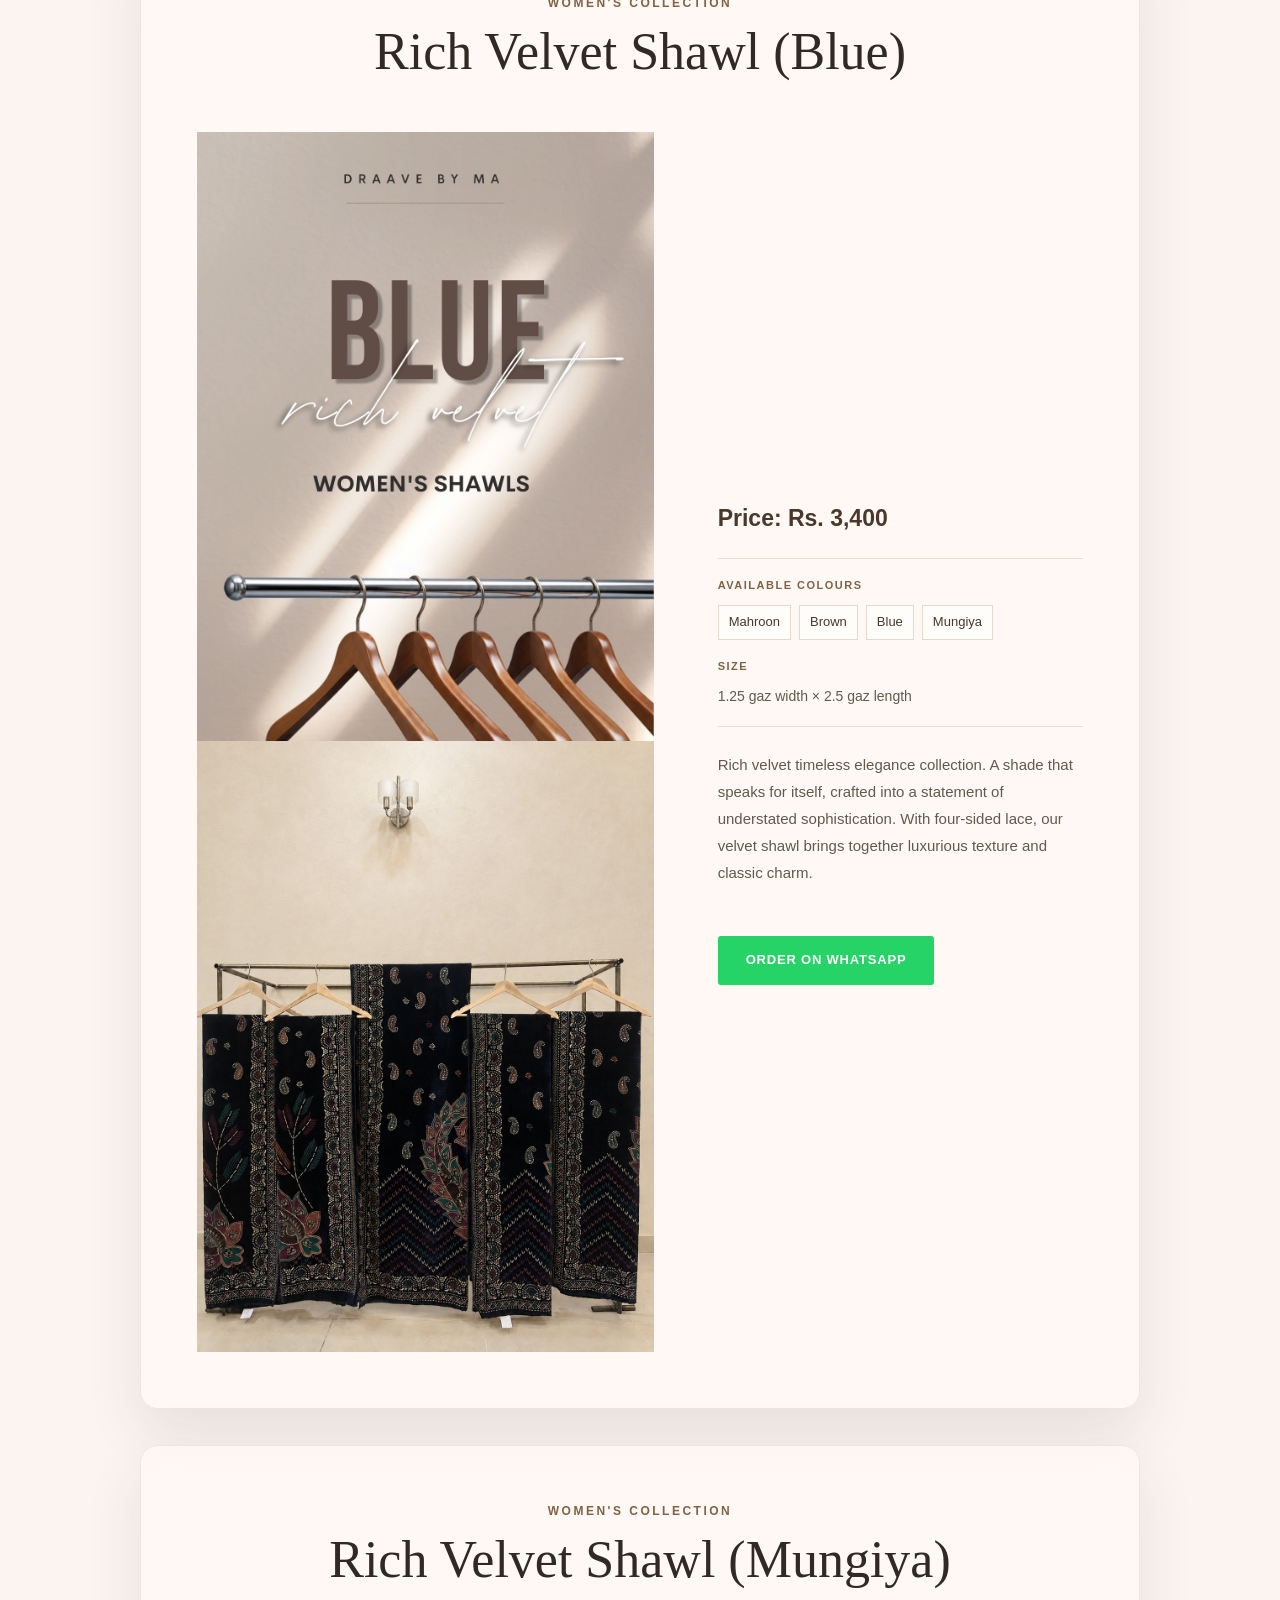
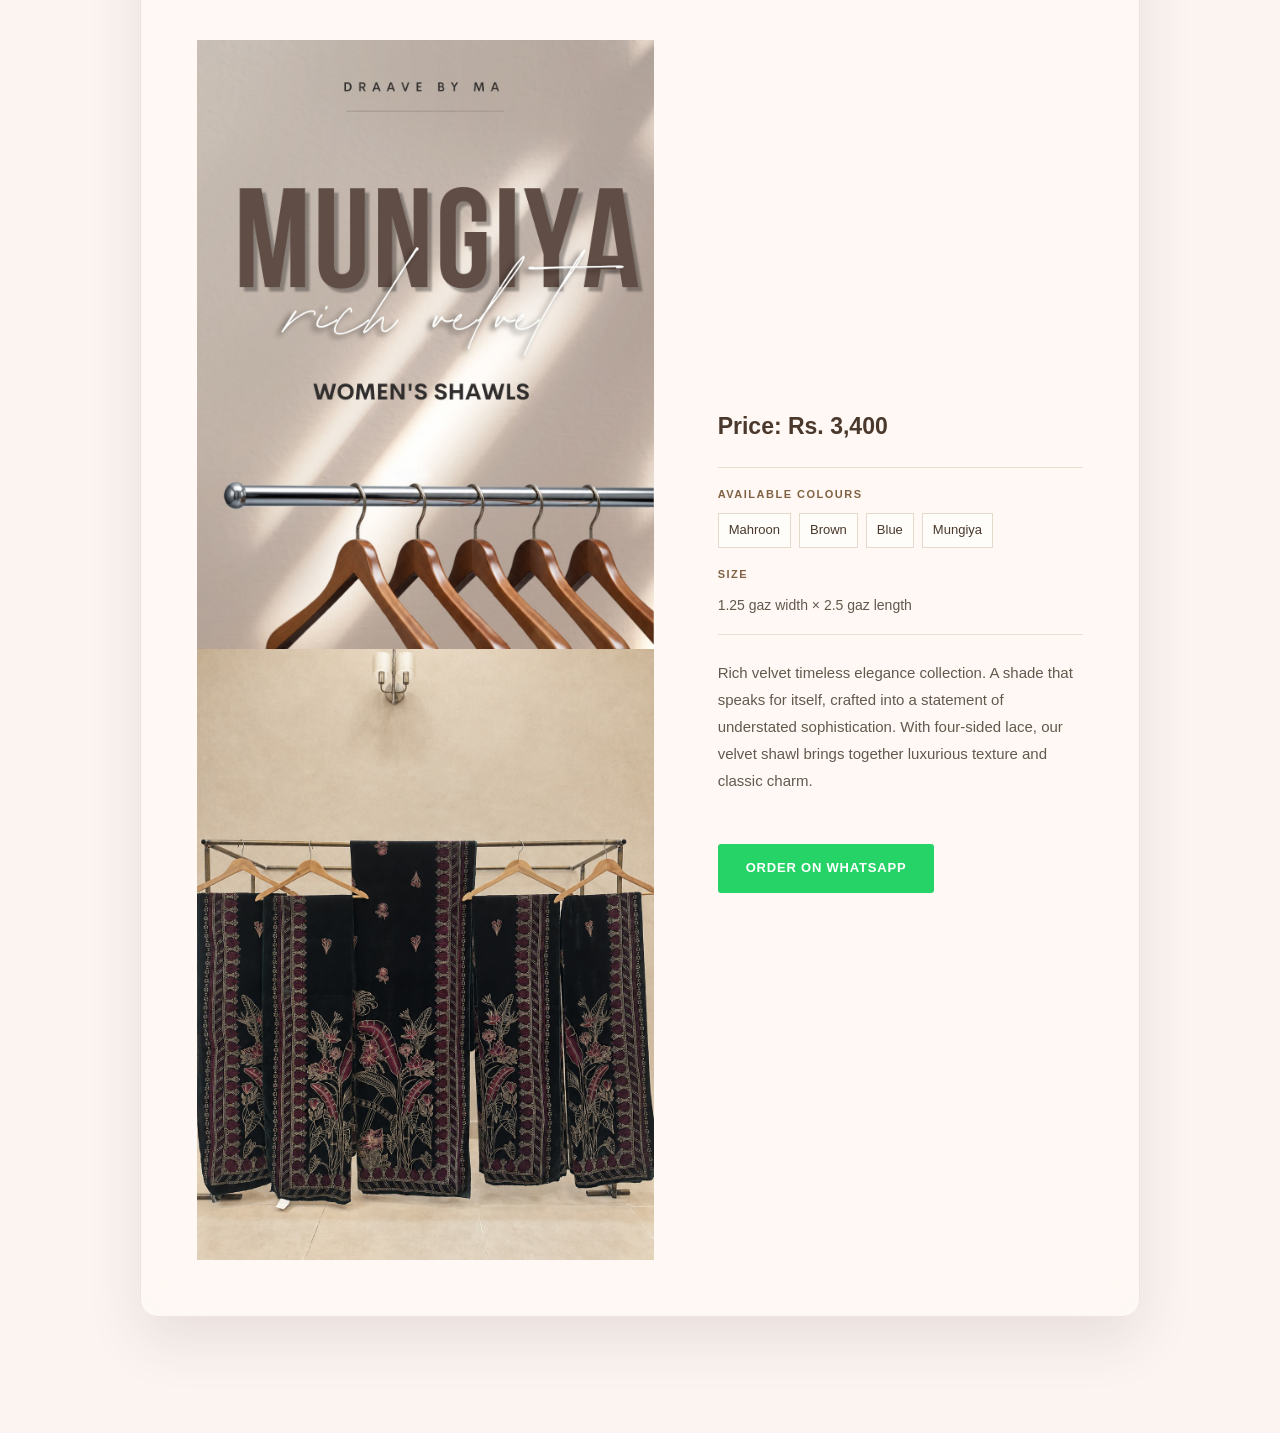
<file: velvet.html>
<!DOCTYPE html>
<html lang="en">

<head>
    <meta charset="UTF-8">
    <meta name="viewport" content="width=device-width, initial-scale=1.0">
    <meta name="description" content="Explore the Velvet Shawl collection from Draavebyma.">
    <title>Velvet Shawl | Draavebyma</title>
    <link rel="icon" href="favicon.svg" type="image/svg+xml">
    <link rel="stylesheet" href="CSS/style.css">

    <!-- Glassmorphism (loaded last so it wins) -->
    <link rel="stylesheet" href="CSS/glass.css">
    <style>
        .velvet-page {
            min-height: 100vh;
            padding: 48px 5% 80px;
            background: linear-gradient(135deg, #fffdfa, #f5eee6);
        }

        .velvet-page-header {
            max-width: 1100px;
            margin: 0 auto 36px;
            display: flex;
            align-items: center;
            justify-content: space-between;
            gap: 20px;
        }

        .velvet-back {
            color: #806344;
            font-size: 13px;
            letter-spacing: 0.5px;
        }

        .velvet-back:hover {
            text-decoration: underline;
        }

        .velvet-card {
            max-width: 1000px;
            margin: 0 auto 36px;
            padding: clamp(20px, 5vw, 56px);
            display: grid;
            grid-template-columns: minmax(0, 1fr) minmax(260px, 0.8fr);
            align-items: center;
            gap: clamp(28px, 5vw, 64px);
            background: #fffdfa;
            border: 1px solid #eee6dd;
            box-shadow: 0 24px 55px rgba(67, 52, 39, 0.1);
        }

        .velvet-gallery {
            min-width: 0;
        }

        .velvet-title {
            grid-column: 1 / -1;
            text-align: center;
            margin-bottom: -12px;
        }

        .velvet-title .eyebrow {
            margin-bottom: 10px;
            color: #806344;
            font-size: 12px;
            font-weight: 600;
            letter-spacing: 2.5px;
        }

        .velvet-title h1 {
            font-family: Georgia, "Times New Roman", serif;
            font-size: clamp(34px, 5vw, 52px);
            font-weight: 500;
            line-height: 1.1;
        }

        .velvet-image-wrap {
            min-height: 300px;
            display: grid;
            place-items: center;
            overflow: hidden;
            background: linear-gradient(145deg, #f1e8df, #fbf8f4);
        }

        .velvet-image-wrap img {
            display: block;
            width: 100%;
            height: 100%;
            max-height: 620px;
            object-fit: contain;
        }

        .velvet-copy .eyebrow {
            margin-bottom: 12px;
            color: #806344;
            font-size: 12px;
            font-weight: 600;
            letter-spacing: 2.5px;
        }

        .velvet-copy h1 {
            margin-bottom: 18px;
            font-family: Georgia, "Times New Roman", serif;
            font-size: clamp(34px, 5vw, 52px);
            font-weight: 500;
            line-height: 1.1;
        }

        .velvet-price {
            margin-bottom: 22px;
            color: #49382b;
            font-size: 23px;
            font-weight: 600;
        }

        .velvet-details {
            margin-bottom: 24px;
            padding: 18px 0;
            border-top: 1px solid #e8ded2;
            border-bottom: 1px solid #e8ded2;
        }

        .velvet-detail-label {
            display: block;
            margin-bottom: 10px;
            color: #806344;
            font-size: 11px;
            font-weight: 600;
            letter-spacing: 1.5px;
            text-transform: uppercase;
        }

        .velvet-colors {
            display: flex;
            flex-wrap: wrap;
            gap: 8px;
            margin-bottom: 18px;
        }

        .velvet-color {
            padding: 6px 10px;
            border: 1px solid #e5d9cb;
            background: #fffdfa;
            color: #49382b;
            font-size: 13px;
        }

        .velvet-size {
            margin: 0;
            color: #62594f;
            font-size: 14px;
        }

        .velvet-copy .velvet-description {
            margin: 0 0 28px;
            color: #62594f;
            font-size: 15px;
            line-height: 1.8;
        }

        @media (max-width: 700px) {
            .velvet-page {
                padding: 28px 20px 56px;
            }

            .velvet-card {
                grid-template-columns: 1fr;
            }

            .velvet-image-wrap {
                min-height: 240px;
            }
        }

        @media (prefers-reduced-motion: reduce) {
            *,
            *::before,
            *::after {
                transition-duration: 0.01ms !important;
            }
        }

        /* ---------- WhatsApp order button ---------- */
        .wa-order {
            display: inline-block;
            margin-top: 22px;
            padding: 14px 28px;
            background-color: #25d366;
            color: #ffffff;
            font-family: Arial, Helvetica, sans-serif;
            font-size: 13px;
            font-weight: 700;
            letter-spacing: 0.8px;
            text-decoration: none;
            border: none;
            border-radius: 3px;
            cursor: pointer;
            transition: filter 0.2s ease, transform 0.2s ease;
        }

        .wa-order:hover {
            filter: brightness(0.93);
            transform: translateY(-1px);
        }

        .wa-float {
            position: fixed;
            bottom: 20px;
            right: 20px;
            z-index: 1000;
            display: inline-block;
            padding: 13px 20px;
            background-color: #25d366;
            color: #ffffff;
            font-family: Arial, Helvetica, sans-serif;
            font-size: 13px;
            font-weight: 700;
            letter-spacing: 0.5px;
            text-decoration: none;
            border-radius: 50px;
            box-shadow: 0 6px 20px rgba(0, 0, 0, 0.2);
        }
    </style>
</head>

<body>
    <header>
        <a href="index.html" class="logo">Draavebyma</a>

        <nav>
            <a href="index.html">Home</a>
            <a href="collection.html?c=women">Shawls</a>
            <a href="index.html#features">Why Us</a>
            <a href="index.html#contact">Contact</a>
        </nav>

        <div class="header-icons">
            <a class="cart-btn" href="https://wa.me/923253113232" target="_blank" rel="noopener">WhatsApp Us</a>
        </div>
    </header>

    <main class="velvet-page">        <article class="velvet-card">
            <div class="velvet-title">
                <p class="eyebrow">WOMEN'S COLLECTION</p>
                <h1>Rich Velvet Shawl (Mahroon)</h1>
            </div>
            <div class="velvet-gallery">
                <div class="velvet-image-wrap">
                    <img src="images/velvet-mahroon/velvet-mahroon-card.jpg" alt="Draavebyma Rich Velvet Shawl (Mahroon)">
                </div>
                <div class="velvet-image-wrap">
                    <img src="images/velvet-mahroon/velvet-mahroon-1.jpg" alt="Draavebyma Rich Velvet Shawl (Mahroon)">
                </div>
            </div>
            <div class="velvet-copy">
                <p class="velvet-price">Price: Rs. 3,400</p>
                <div class="velvet-details">
                    <span class="velvet-detail-label">Available colours</span>
                    <div class="velvet-colors">
                        <span class="velvet-color">Mahroon</span>
                        <span class="velvet-color">Brown</span>
                        <span class="velvet-color">Blue</span>
                        <span class="velvet-color">Mungiya</span>
                    </div>
                    <span class="velvet-detail-label">Size</span>
                    <p class="velvet-size">1.25 gaz width &times; 2.5 gaz length</p>
                </div>
                <p class="velvet-description">Rich velvet timeless elegance collection. A shade that speaks for itself, crafted into a statement of understated sophistication. With four-sided lace, our velvet shawl brings together luxurious texture and classic charm.</p>
                <a class="wa-order" href="https://wa.me/923253113232?text=Hello%20Draavebyma%21%20I%20want%20to%20order%3A%0A%0AProduct%3A%20Rich%20Velvet%20Shawl%20%28Mahroon%29%0APrice%3A%20Rs.%203%2C400%0AColour%3A%20Mahroon%0A%0APlease%20confirm%20availability." target="_blank" rel="noopener">ORDER ON WHATSAPP</a>
            </div>
        </article>


        <article class="velvet-card">
            <div class="velvet-title">
                <p class="eyebrow">WOMEN'S COLLECTION</p>
                <h1>Rich Velvet Shawl (Brown)</h1>
            </div>
            <div class="velvet-gallery">
                <div class="velvet-image-wrap">
                    <img src="images/velvet-chocolate/velvet-chocolate-card.jpg" alt="Draavebyma Rich Velvet Shawl (Brown)">
                </div>
                <div class="velvet-image-wrap">
                    <img src="images/velvet-chocolate/velvet-chocolate-1.jpg" alt="Draavebyma Rich Velvet Shawl (Brown)">
                </div>
            </div>
            <div class="velvet-copy">
                <p class="velvet-price">Price: Rs. 3,400</p>
                <div class="velvet-details">
                    <span class="velvet-detail-label">Available colours</span>
                    <div class="velvet-colors">
                        <span class="velvet-color">Mahroon</span>
                        <span class="velvet-color">Brown</span>
                        <span class="velvet-color">Blue</span>
                        <span class="velvet-color">Mungiya</span>
                    </div>
                    <span class="velvet-detail-label">Size</span>
                    <p class="velvet-size">1.25 gaz width &times; 2.5 gaz length</p>
                </div>
                <p class="velvet-description">Rich velvet timeless elegance collection. A shade that speaks for itself, crafted into a statement of understated sophistication. With four-sided lace, our velvet shawl brings together luxurious texture and classic charm.</p>
                <a class="wa-order" href="https://wa.me/923253113232?text=Hello%20Draavebyma%21%20I%20want%20to%20order%3A%0A%0AProduct%3A%20Rich%20Velvet%20Shawl%20%28Brown%29%0APrice%3A%20Rs.%203%2C400%0AColour%3A%20Brown%0A%0APlease%20confirm%20availability." target="_blank" rel="noopener">ORDER ON WHATSAPP</a>
            </div>
        </article>


        <article class="velvet-card">
            <div class="velvet-title">
                <p class="eyebrow">WOMEN'S COLLECTION</p>
                <h1>Rich Velvet Shawl (Blue)</h1>
            </div>
            <div class="velvet-gallery">
                <div class="velvet-image-wrap">
                    <img src="images/velvet-dark-blue/velvet-dark-blue-card.jpg" alt="Draavebyma Rich Velvet Shawl (Blue)">
                </div>
                <div class="velvet-image-wrap">
                    <img src="images/velvet-dark-blue/velvet-dark-blue-1.jpg" alt="Draavebyma Rich Velvet Shawl (Blue)">
                </div>
            </div>
            <div class="velvet-copy">
                <p class="velvet-price">Price: Rs. 3,400</p>
                <div class="velvet-details">
                    <span class="velvet-detail-label">Available colours</span>
                    <div class="velvet-colors">
                        <span class="velvet-color">Mahroon</span>
                        <span class="velvet-color">Brown</span>
                        <span class="velvet-color">Blue</span>
                        <span class="velvet-color">Mungiya</span>
                    </div>
                    <span class="velvet-detail-label">Size</span>
                    <p class="velvet-size">1.25 gaz width &times; 2.5 gaz length</p>
                </div>
                <p class="velvet-description">Rich velvet timeless elegance collection. A shade that speaks for itself, crafted into a statement of understated sophistication. With four-sided lace, our velvet shawl brings together luxurious texture and classic charm.</p>
                <a class="wa-order" href="https://wa.me/923253113232?text=Hello%20Draavebyma%21%20I%20want%20to%20order%3A%0A%0AProduct%3A%20Rich%20Velvet%20Shawl%20%28Blue%29%0APrice%3A%20Rs.%203%2C400%0AColour%3A%20Blue%0A%0APlease%20confirm%20availability." target="_blank" rel="noopener">ORDER ON WHATSAPP</a>
            </div>
        </article>


        <article class="velvet-card">
            <div class="velvet-title">
                <p class="eyebrow">WOMEN'S COLLECTION</p>
                <h1>Rich Velvet Shawl (Mungiya)</h1>
            </div>
            <div class="velvet-gallery">
                <div class="velvet-image-wrap">
                    <img src="images/velvet-mungiya/velvet-mungiya-card.jpg" alt="Draavebyma Rich Velvet Shawl (Mungiya)">
                </div>
                <div class="velvet-image-wrap">
                    <img src="images/velvet-mungiya/velvet-mungiya-1.jpg" alt="Draavebyma Rich Velvet Shawl (Mungiya)">
                </div>
            </div>
            <div class="velvet-copy">
                <p class="velvet-price">Price: Rs. 3,400</p>
                <div class="velvet-details">
                    <span class="velvet-detail-label">Available colours</span>
                    <div class="velvet-colors">
                        <span class="velvet-color">Mahroon</span>
                        <span class="velvet-color">Brown</span>
                        <span class="velvet-color">Blue</span>
                        <span class="velvet-color">Mungiya</span>
                    </div>
                    <span class="velvet-detail-label">Size</span>
                    <p class="velvet-size">1.25 gaz width &times; 2.5 gaz length</p>
                </div>
                <p class="velvet-description">Rich velvet timeless elegance collection. A shade that speaks for itself, crafted into a statement of understated sophistication. With four-sided lace, our velvet shawl brings together luxurious texture and classic charm.</p>
                <a class="wa-order" href="https://wa.me/923253113232?text=Hello%20Draavebyma%21%20I%20want%20to%20order%3A%0A%0AProduct%3A%20Rich%20Velvet%20Shawl%20%28Mungiya%29%0APrice%3A%20Rs.%203%2C400%0AColour%3A%20Mungiya%0A%0APlease%20confirm%20availability." target="_blank" rel="noopener">ORDER ON WHATSAPP</a>
            </div>
        </article>

        <a class="wa-float" href="https://wa.me/923253113232" target="_blank" rel="noopener">Chat on WhatsApp</a>

    </main>
    <script src="JS/animations.js"></script>
</body>

</html>
</file>
<file: CSS/style.css>
/* =========================================================
   1. GENERAL SETTINGS
========================================================= */

* {
    margin: 0;
    padding: 0;
    box-sizing: border-box;
}

html {
    scroll-behavior: smooth;
}

body {
    font-family: Arial, Helvetica, sans-serif;
    color: #302a24;
    background-color: #fffdfa;
    line-height: 1.6;
}

.container,
.header-container {
    max-width: 1200px;
    width: 100%;
    margin: 0 auto;
}

.section {
    padding: 90px 5%;
}

a {
    text-decoration: none;
    color: inherit;
}

button,
input {
    font-family: inherit;
}

button {
    cursor: pointer;
}


/* =========================================================
   2. ANNOUNCEMENT BAR
========================================================= */

.announcement-bar {
    width: 100%;
    background-color: #f1e9df;
    color: #302a24;
    text-align: center;
    padding: 11px 15px;
    font-size: 12px;
    letter-spacing: 1px;
}


/* =========================================================
   3. HEADER
========================================================= */

header {
    width: 100%;
    min-height: 80px;
    padding: 0 5%;
    display: flex;
    align-items: center;
    justify-content: space-between;
    gap: 30px;
    background-color: #fffdfa;
    border-bottom: 1px solid #e8ded2;
    box-shadow: 0 4px 18px rgba(67, 52, 39, 0.04);
    position: sticky;
    top: 0;
    z-index: 1000;
}


/* =========================================================
   4. LOGO
========================================================= */

.logo {
    font-family: Georgia, "Times New Roman", serif;
    font-size: 24px;
    font-weight: 700;
    letter-spacing: 0.5px;
    white-space: nowrap;
}


/* =========================================================
   5. NAVIGATION
========================================================= */

nav {
    display: flex;
    align-items: center;
    justify-content: center;
    gap: 28px;
    flex: 1;
}

nav a {
    font-size: 14px;
    font-weight: 500;
    color: #302a24;
    letter-spacing: 0.3px;
    position: relative;
    padding: 5px 0;
    transition: color 0.3s ease;
}

nav a:hover {
    color: #8b6f47;
}

nav a::after {
    content: "";
    position: absolute;
    width: 0;
    height: 1px;
    left: 0;
    bottom: 0;
    background-color: #8b6f47;
    transition: width 0.3s ease;
}

nav a:hover::after {
    width: 100%;
}


/* =========================================================
   6. HEADER ICONS / BUTTONS
========================================================= */

.header-actions,
.header-icons {
    display: flex;
    align-items: center;
    gap: 15px;
}

.header-actions button,
.header-actions a,
.header-icons button,
.header-icons a {
    border: none;
    background: none;
    font-size: 14px;
    color: #302a24;
    padding: 8px;
    transition: color 0.3s ease;
}

.header-actions button:hover,
.header-actions a:hover,
.header-icons button:hover,
.header-icons a:hover {
    color: #8b6f47;
}

.cart-btn {
    display: inline-flex;
    align-items: center;
    justify-content: center;
    border: 1px solid #e5d9cb;
    background: #fffdfa;
    padding: 10px 18px;
    font-size: 13px;
    font-weight: 600;
    letter-spacing: 0.5px;
}

.cart-btn:hover {
    border-color: #8b6f47;
    color: #8b6f47;
}


/* =========================================================
   7. HERO SECTION
========================================================= */

.hero {
    position: relative;
    overflow: hidden;
    min-height: 600px;
    width: 100%;
    display: flex;
    align-items: center;
    justify-content: center;
    text-align: center;
    padding: 80px 20px;

    background-color: #efe1d3;
    background-image:
        linear-gradient(180deg, rgba(255, 252, 248, 0.5) 0%, rgba(255, 250, 244, 0.74) 48%, rgba(248, 238, 229, 0.6) 100%),
        url("../images/hero-winter.jpg");
    background-repeat: no-repeat;
    background-position: center center;
    background-size: cover;
}

.hero::before {
    content: "";
    position: absolute;
    top: 12%;
    right: 8%;
    width: clamp(180px, 24vw, 320px);
    height: clamp(250px, 34vw, 420px);
    border: 1px solid rgba(128, 99, 68, 0.2);
    border-radius: 50% 50% 0 0;
    display: none;
    pointer-events: none;
}

.hero::after {
    content: "D";
    position: absolute;
    right: 9%;
    bottom: 10%;
    display: grid;
    place-items: center;
    width: 76px;
    height: 76px;
    border: 1px solid rgba(128, 99, 68, 0.45);
    border-radius: 50%;
    background: linear-gradient(145deg, #fffdfa, #e8d9c9);
    box-shadow:
        0 12px 28px rgba(67, 52, 39, 0.14),
        inset 0 0 0 5px rgba(255, 253, 250, 0.55),
        inset 0 0 12px rgba(128, 99, 68, 0.12);
    color: #806344;
    font-family: Georgia, "Times New Roman", serif;
    font-size: 34px;
    font-style: italic;
    pointer-events: none;
}

.hero-content {
    position: relative;
    z-index: 1;
    max-width: 700px;
    color: #302a24;
}

.hero-content p:first-child {
    font-size: 14px;
    letter-spacing: 3px;
    margin-bottom: 15px;
    font-weight: 600;
}

.hero-content h1 {
    font-family: Georgia, "Times New Roman", serif;
    font-size: 64px;
    line-height: 1.1;
    margin-bottom: 20px;
    font-weight: 500;
    letter-spacing: 1px;
}

.hero-content p {
    font-size: 17px;
    margin-bottom: 30px;
}

.hero-content p:first-child {
    color: #806344;
}


/* =========================================================
   8. GENERAL BUTTON
========================================================= */

.btn {
    display: inline-block;
    background-color: #49382b;
    color: #fffdfa;
    padding: 13px 30px;
    font-size: 13px;
    font-weight: 600;
    letter-spacing: 1.5px;
    border: 1px solid #49382b;
    transition:
        background-color 0.3s ease,
        border-color 0.3s ease,
        transform 0.3s ease,
        box-shadow 0.3s ease;
    box-shadow: 0 5px 0 #30251d, 0 8px 16px rgba(67, 52, 39, 0.16);
}

.btn:hover {
    background-color: #806344;
    border-color: #806344;
    transform: translateY(-3px);
    box-shadow: 0 7px 0 #49382b, 0 13px 22px rgba(67, 52, 39, 0.2);
}

.btn:active {
    transform: translateY(2px);
    box-shadow: 0 2px 0 #30251d, 0 4px 8px rgba(67, 52, 39, 0.14);
}


/* =========================================================
   9. GENERAL SECTION
========================================================= */

section {
    width: 100%;
}

.categories,
.products-section,
.features,
.newsletter {
    padding: 90px 5%;
}


/* =========================================================
   10. SECTION HEADING
========================================================= */

.section-heading {
    text-align: center;
    max-width: 700px;
    margin: 0 auto 45px;
}

.section-heading::after {
    content: "✦";
    display: block;
    width: 72px;
    margin: 18px auto 0;
    border-bottom: 1px solid #d5c3b0;
    color: #806344;
    font-size: 12px;
    line-height: 1;
}

.section-heading p:first-child {
    font-size: 12px;
    letter-spacing: 3px;
    color: #8b6f47;
    font-weight: 600;
    margin-bottom: 10px;
}

.section-heading h2 {
    font-family: Georgia, "Times New Roman", serif;
    font-size: 36px;
    line-height: 1.2;
    margin-bottom: 12px;
    font-weight: 500;
}

.section-heading p:last-child {
    font-size: 15px;
    color: #666666;
}


/* =========================================================
   11. CATEGORY GRID
========================================================= */

.category-grid {
    max-width: 1200px;
    margin: auto;

    display: grid;
    grid-template-columns: repeat(4, 1fr);
    gap: 20px;
}


/* =========================================================
   12. CATEGORY CARD
========================================================= */

.category-card {
    text-align: center;
    overflow: hidden;
    perspective: 900px;
    padding-bottom: 22px;
}

.category-image {
    width: 100%;
    height: 300px;

    display: flex;
    align-items: center;
    justify-content: center;

    background:
        linear-gradient(135deg,
            #f1e8df,
            #fbf8f4);

    color: #777777;
    font-size: 13px;

    margin-bottom: 18px;

    transition:
        transform 0.45s ease,
        box-shadow 0.45s ease,
        background-color 0.4s ease;
    transform: translateZ(0);
}

.category-card:hover .category-image {
    transform: rotateX(3deg) scale(1.025);
    box-shadow: 0 16px 26px rgba(67, 52, 39, 0.13);
}

.category-card h3 {
    font-family: Georgia, "Times New Roman", serif;
    font-size: 19px;
    margin-bottom: 8px;
    font-weight: 500;
}

.category-card a {
    font-size: 13px;
    color: #8b6f47;
    font-weight: 600;
}

.category-card a:hover {
    text-decoration: underline;
}


/* =========================================================
   13. PRODUCT GRID
========================================================= */

.product-grid {
    max-width: 1200px;
    margin: auto;

    display: grid;
    grid-template-columns: repeat(4, 1fr);
    gap: 25px;
}


/* =========================================================
   14. PRODUCT CARD
========================================================= */

.product-card {
    perspective: 1000px;
    background-color: #fffdfa;
    border: 1px solid #eee6dd;
    overflow: hidden;
    transition:
        transform 0.4s ease,
        box-shadow 0.4s ease,
        border-color 0.4s ease;
    transform-style: preserve-3d;
}

.product-card:hover {
    transform: translateY(-8px) rotateX(2deg);
    border-color: #dfcdb9;
    box-shadow:
        0 22px 36px rgba(67, 52, 39, 0.14),
        0 5px 10px rgba(67, 52, 39, 0.06);
}


/* =========================================================
   15. PRODUCT IMAGE
========================================================= */

.product-image {
    width: 100%;
    height: 380px;

    position: relative;

    display: flex;
    align-items: center;
    justify-content: center;

    background:
        linear-gradient(135deg,
            #f0e9e2,
            #faf8f6);

    color: #777777;
    font-size: 13px;

    overflow: hidden;
}

.product-image img {
    transition: transform 0.6s ease;
}

.product-card:hover .product-image img {
    transform: scale(1.06);
}

.product-image>div {
    text-align: center;
}


/* =========================================================
   16. SALE / NEW BADGE
========================================================= */

.sale-badge {
    position: absolute;
    top: 15px;
    left: 15px;

    background-color: #e8dccd;
    color: #302a24;

    padding: 6px 10px;

    font-size: 10px;
    font-weight: 600;

    letter-spacing: 1px;

    z-index: 2;
}


/* =========================================================
   17. PRODUCT INFORMATION
========================================================= */

.product-info {
    padding: 20px 5px;
}

.product-info h3 {
    font-family: Georgia, "Times New Roman", serif;
    font-size: 17px;
    margin-bottom: 8px;
    font-weight: 500;
}

.product-info p:not(.price) {
    color: #777777;
    font-size: 13px;
    margin-bottom: 10px;
}

.price {
    font-size: 16px;
    font-weight: 700;
    margin-bottom: 15px;
}


/* =========================================================
   18. ADD TO CART BUTTON
========================================================= */

.product-info button {
    width: 100%;

    border: 1px solid #d9c6b5;

    background-color: #ffffff;
    color: #302a24;

    padding: 12px 15px;

    font-size: 12px;
    font-weight: 600;
    letter-spacing: 1px;

    transition:
        background-color 0.3s ease,
        color 0.3s ease,
        transform 0.3s ease,
        box-shadow 0.3s ease;
    box-shadow: 0 3px 0 #e5d7c8;
}

.product-info button:hover {
    background-color: #e8dccd;
    color: #302a24;
    transform: translateY(-2px);
    box-shadow: 0 5px 10px rgba(67, 52, 39, 0.12);
}

.product-info button:active {
    transform: translateY(1px);
    box-shadow: 0 1px 0 #e5d7c8;
}


/* =========================================================
   19. VIEW ALL
========================================================= */

.view-all {
    text-align: center;
    margin-top: 45px;
}

.view-all a {
    display: inline-block;

    border: 1px solid #d9c6b5;

    padding: 13px 30px;

    font-size: 12px;
    font-weight: 600;

    letter-spacing: 1px;

    transition:
        background-color 0.3s ease,
        color 0.3s ease;
}

.view-all a:hover {
    background-color: #e8dccd;
    color: #302a24;
}


/* =========================================================
   20. SALE SECTION
========================================================= */

.sale-section {
    width: 100%;
    min-height: 400px;

    display: flex;
    align-items: center;
    justify-content: center;

    text-align: center;

    padding: 80px 20px;

    background:
        linear-gradient(135deg,
            #d9c6b5,
            #efe6de);
}

.sale-content {
    max-width: 600px;
}

.sale-content p:first-child {
    font-size: 12px;
    letter-spacing: 3px;
    margin-bottom: 15px;
}

.sale-content h2 {
    font-family: Georgia, "Times New Roman", serif;
    font-size: 50px;
    margin-bottom: 15px;
    font-weight: 500;
}

.sale-content p {
    color: #555555;
    margin-bottom: 25px;
}


/* =========================================================
   21. FEATURES
========================================================= */

.features {
    background-color: #faf7f2;
}

.feature-grid {
    max-width: 1200px;
    margin: auto;

    display: grid;
    grid-template-columns: repeat(4, 1fr);
    gap: 25px;
}

.feature {
    text-align: center;
    padding: 25px;
}

.feature h3 {
    font-size: 17px;
    margin-bottom: 10px;
}

.feature p {
    color: #777777;
    font-size: 14px;
}


/* =========================================================
   22. NEWSLETTER
========================================================= */

.newsletter {
    background-color: #f5eee6;
    text-align: center;
}

.newsletter-content {
    max-width: 650px;
    margin: auto;
}

.newsletter h2 {
    font-family: Georgia, "Times New Roman", serif;
    font-size: 35px;
    margin-bottom: 10px;
    font-weight: 500;
}

.newsletter p {
    color: #666666;
    margin-bottom: 25px;
}

.newsletter form {
    display: flex;
    max-width: 550px;
    margin: auto;
}

.newsletter input {
    flex: 1;

    padding: 14px 15px;

    border: 1px solid #cccccc;

    outline: none;

    font-size: 14px;
}

.newsletter input:focus {
    border-color: #8b6f47;
}

.newsletter button {
    border: none;

    background-color: #e8dccd;
    color: #302a24;

    padding: 14px 25px;

    font-size: 12px;
    font-weight: 600;

    letter-spacing: 1px;

    transition: background-color 0.3s ease;
}

.newsletter button:hover {
    background-color: #d9c6b5;
}

/* --- Inquiry (replaces the old newsletter form) --- */

.newsletter .inquiry-form {
    display: flex;
    flex-direction: column;
    gap: 10px;
    max-width: 550px;
    margin: auto;
}

.newsletter .inquiry-form input,
.newsletter .inquiry-form textarea {
    width: 100%;
    flex: none;

    padding: 14px 15px;

    border: 1px solid #cccccc;

    outline: none;

    background-color: #ffffff;

    font-family: inherit;
    font-size: 14px;

    color: #302a24;
}

.newsletter .inquiry-form textarea {
    resize: vertical;
    min-height: 110px;
}

.newsletter .inquiry-form input:focus,
.newsletter .inquiry-form textarea:focus {
    border-color: #8b6f47;
}

.newsletter .inquiry-form button {
    width: 100%;
    padding: 15px 25px;
}

.newsletter .inquiry-form button:disabled {
    opacity: 0.65;
    cursor: not-allowed;
}

.inquiry-email {
    display: inline-block;

    margin-bottom: 20px;

    font-family: Georgia, "Times New Roman", serif;
    font-size: 20px;

    color: #8b6f47;

    text-decoration: underline;

    transition: color 0.3s ease;
}

.inquiry-email:hover {
    color: #5f4a2c;
}

.inquiry-note {
    margin-top: 18px;
    margin-bottom: 0;

    font-size: 13px;

    color: #8a8078;
}


/* =========================================================
   23. FOOTER
========================================================= */

footer {
    background-color: #f1e9df;
    color: #302a24;
}

.footer-container {
    max-width: 1200px;
    margin: auto;

    padding: 70px 5%;

    display: grid;
    grid-template-columns: 1.5fr 1fr 1.3fr 1.2fr;

    gap: 40px;
}

.footer-column {
    display: flex;
    flex-direction: column;
    align-items: flex-start;
}

.footer-column h3 {
    font-size: 15px;
    margin-bottom: 18px;
    letter-spacing: 1px;
}

.footer-column:first-child h3 {
    font-family: Georgia, "Times New Roman", serif;
    font-size: 22px;
    letter-spacing: 0.5px;
    font-weight: 500;
}

.footer-column p {
    color: #62594f;
    font-size: 13px;
    margin-bottom: 8px;
    line-height: 1.8;
}

.footer-column a {
    color: #62594f;
    font-size: 13px;
    margin-bottom: 9px;
    transition: color 0.3s ease;
}

.footer-column a:hover {
    color: #8b6f47;
}


/* =========================================================
   24. COPYRIGHT
========================================================= */

.copyright {
    border-top: 1px solid #d5c7b7;

    text-align: center;

    padding: 20px;

    color: #62594f;

    font-size: 12px;
}


/* =========================================================
   25. TABLET RESPONSIVE DESIGN
========================================================= */

@media (max-width: 1000px) {

    header {
        padding: 0 3%;
        gap: 15px;
    }

    nav {
        gap: 15px;
    }

    nav a {
        font-size: 13px;
    }

    .category-grid {
        grid-template-columns: repeat(2, 1fr);
    }

    .product-grid {
        grid-template-columns: repeat(2, 1fr);
    }

    .feature-grid {
        grid-template-columns: repeat(2, 1fr);
    }

    .footer-container {
        grid-template-columns: repeat(2, 1fr);
    }

    .hero-content h1 {
        font-size: 48px;
    }
}


/* =========================================================
   26. MOBILE RESPONSIVE DESIGN
========================================================= */

@media (max-width: 700px) {

    .hero {
        background-image:
            linear-gradient(180deg, rgba(255, 252, 248, 0.5) 0%, rgba(255, 250, 244, 0.76) 48%, rgba(248, 238, 229, 0.62) 100%),
            url("../images/hero-winter-small.jpg");
    }

    .hero::before {
        top: 8%;
        right: -15%;
    }

    .hero::after {
        right: 5%;
        bottom: 5%;
        width: 58px;
        height: 58px;
        font-size: 27px;
    }

    .announcement-bar {
        font-size: 11px;
        padding: 8px 10px;
    }


    /* Header */

    header {
        min-height: auto;

        padding: 18px 20px;

        flex-wrap: wrap;
    }

    .logo {
        font-size: 20px;
    }

    nav {
        order: 3;

        width: 100%;

        flex-wrap: wrap;

        overflow-x: visible;

        justify-content: flex-start;

        padding-bottom: 5px;

        gap: 14px 20px;
    }

    nav a {
        white-space: nowrap;
        font-size: 13px;
    }

    .header-icons {
        gap: 5px;
    }


    /* Hero */

    .hero {
        min-height: 500px;
        padding: 60px 20px;
    }

    .hero-content h1 {
        font-size: 38px;
    }

    .hero-content p {
        font-size: 15px;
    }


    /* Sections */

    .categories,
    .products-section,
    .features,
    .newsletter {
        padding: 60px 20px;
    }

    .section-heading h2 {
        font-size: 30px;
    }


    /* Categories */

    .category-grid {
        grid-template-columns: 1fr;
        gap: 30px;
    }

    .category-image {
        height: 350px;
    }

    .category-card:hover .category-image {
        transform: none;
        box-shadow: none;
    }

    .product-card:hover {
        transform: translateY(-3px);
    }

    .product-card:hover .product-image img {
        transform: none;
    }


    /* Products */

    .product-grid {
        grid-template-columns: 1fr 1fr;
        gap: 15px;
    }

    .product-image {
        height: 280px;
    }

    .product-info {
        padding: 15px 3px;
    }

    .product-info h3 {
        font-size: 15px;
    }

    .product-info p:not(.price) {
        font-size: 12px;
    }


    /* Sale */

    .sale-section {
        min-height: 350px;
    }

    .sale-content h2 {
        font-size: 38px;
    }


    /* Features */

    .feature-grid {
        grid-template-columns: 1fr;
    }


    /* Newsletter */

    .newsletter form {
        flex-direction: column;
        gap: 10px;
    }

    .newsletter input,
    .newsletter textarea,
    .newsletter button {
        width: 100%;
    }


    /* Footer */

    .footer-container {
        grid-template-columns: 1fr;

        padding: 50px 20px;

        gap: 35px;
    }

}


/* =========================================================
   27. SMALL MOBILE DEVICES
========================================================= */

@media (max-width: 450px) {

    .product-grid {
        grid-template-columns: 1fr;
    }

    .product-image {
        height: 380px;
    }

    .hero-content h1 {
        font-size: 32px;
    }

    .sale-content h2 {
        font-size: 32px;
    }

}

@media (prefers-reduced-motion: reduce) {
    *,
    *::before,
    *::after {
        scroll-behavior: auto !important;
        transition-duration: 0.01ms !important;
        animation-duration: 0.01ms !important;
        animation-iteration-count: 1 !important;
    }
}
</file>
<file: CSS/glass.css>
/* =========================================================
   GLASSMORPHISM
   Frosted panels over a soft coloured ambience.
   Loaded last so it wins over the base stylesheets.
========================================================= */

:root {
    --glass-blur: 18px;
    --glass-blur-strong: 26px;
    --glass-bg: rgba(255, 252, 250, 0.42);
    --glass-bg-strong: rgba(255, 252, 250, 0.58);
    --glass-border: rgba(255, 255, 255, 0.62);
    --glass-shadow: 0 10px 34px rgba(61, 42, 46, 0.10);
    --glass-inset: inset 0 1px 0 rgba(255, 255, 255, 0.75);
    --glass-radius: 14px;

    /* The floating navbar, kept in one place so the maths below always match */
    --nav-h: 66px;
    --nav-gap: 6px;
}


/* =========================================================
   1. THE AMBIENCE BEHIND THE GLASS
   Painted on the body itself so it is always behind every
   translucent surface. Fixed attachment keeps it steady while
   scrolling, so panels always have colour to refract.
========================================================= */

body {
    background-color: #fbf4f1 !important;
    background-image:
        radial-gradient(38% 32% at 8% 6%, rgba(226, 168, 158, 0.50), transparent 70%),
        radial-gradient(34% 30% at 92% 12%, rgba(236, 205, 150, 0.48), transparent 70%),
        radial-gradient(42% 36% at 82% 62%, rgba(232, 186, 178, 0.46), transparent 72%),
        radial-gradient(40% 34% at 14% 58%, rgba(198, 214, 208, 0.42), transparent 70%),
        radial-gradient(36% 30% at 50% 96%, rgba(240, 214, 200, 0.50), transparent 72%);
    background-attachment: fixed, fixed, fixed, fixed, fixed;
    background-repeat: no-repeat;
}


/* =========================================================
   2. SECTIONS MUST NOT BE OPAQUE
   A solid section colour would hide the ambience and the glass
   would have nothing to show through.
========================================================= */

.categories,
.features,
.gallery,
.collection-body,
.more-shawls,
.newsletter,
.footer-container,
.velvet-page,
.kani-page,
.sequence-page {
    background-color: transparent !important;
    background-image: none !important;
}


/* =========================================================
   3. GLASS SURFACES
========================================================= */

header,
.announcement-bar,
.side-menu,
.category-card,
.feature,
.gallery-item,
.product-card,
.newsletter-content,
.velvet-card,
.kani-card,
.sequence-design {
    -webkit-backdrop-filter: blur(var(--glass-blur)) saturate(180%);
    backdrop-filter: blur(var(--glass-blur)) saturate(180%);
}


/* ---------- Header ---------- */

header {
    background: rgba(255, 250, 248, 0.52) !important;
    border: 1px solid rgba(255, 255, 255, 0.62);
    border-radius: 999px;
    box-shadow: 0 12px 34px rgba(61, 42, 46, 0.12), var(--glass-inset);
}

/* The logo must look the same on every page.
   This file is loaded last everywhere, so it wins over style.css and theme.css. */
.logo {
    font-family: Georgia, "Times New Roman", serif;
    font-size: 24px;
    font-weight: 700;
    font-style: normal;
    letter-spacing: 0.5px;
    white-space: nowrap;
}

.announcement-bar {
    background: rgba(244, 224, 217, 0.45) !important;
    -webkit-backdrop-filter: blur(12px) saturate(160%);
    backdrop-filter: blur(12px) saturate(160%);
}


/* ---------- Side menu drawer ---------- */

.side-menu {
    background: rgba(250, 242, 238, 0.52) !important;
    -webkit-backdrop-filter: blur(var(--glass-blur-strong)) saturate(200%);
    backdrop-filter: blur(var(--glass-blur-strong)) saturate(200%);
    border-right: 1px solid rgba(255, 255, 255, 0.55);
    box-shadow: 24px 0 60px rgba(61, 42, 46, 0.16);
}

.menu-overlay {
    background: rgba(61, 42, 46, 0.26) !important;
    -webkit-backdrop-filter: blur(8px) saturate(130%);
    backdrop-filter: blur(8px) saturate(130%);
}


/* ---------- Cards and panels ---------- */

.category-card,
.feature,
.gallery-item {
    background: var(--glass-bg) !important;
    border: 1px solid var(--glass-border);
    border-radius: var(--glass-radius);
    box-shadow: var(--glass-shadow), var(--glass-inset);
    overflow: hidden;
}

.product-card {
    background: var(--glass-bg) !important;
    border: 1px solid var(--glass-border);
    border-radius: var(--glass-radius);
    box-shadow: var(--glass-shadow), var(--glass-inset);
    overflow: hidden;
}

.product-card:hover {
    box-shadow: 0 18px 44px rgba(61, 42, 46, 0.16), var(--glass-inset);
}

.product-photo {
    background: transparent !important;
}

.category-card:hover,
.feature:hover,
.gallery-item:hover {
    box-shadow: 0 18px 44px rgba(61, 42, 46, 0.16), var(--glass-inset);
}

.category-image,
.gallery-photo,
.velvet-image-wrap {
    background: transparent !important;
}

.newsletter-content {
    background: var(--glass-bg-strong);
    border: 1px solid var(--glass-border);
    border-radius: 20px;
    padding: 44px 34px;
    box-shadow: var(--glass-shadow), var(--glass-inset);
}


/* ---------- Buttons and floating controls ---------- */

.menu-btn,
.cart-btn,
.gallery-info button,
.product-info button,
.no-products a {
    background: rgba(255, 252, 250, 0.5) !important;
    -webkit-backdrop-filter: blur(14px) saturate(160%);
    backdrop-filter: blur(14px) saturate(160%);
    border: 1px solid rgba(255, 255, 255, 0.72) !important;
    box-shadow: 0 6px 20px rgba(61, 42, 46, 0.08);
}

.menu-btn:hover,
.cart-btn:hover,
.gallery-info button:hover,
.product-info button:hover,
.no-products a:hover {
    background: rgba(255, 252, 250, 0.8) !important;
}

.whatsapp-float,
.wa-float {
    background: rgba(37, 211, 102, 0.84) !important;
    -webkit-backdrop-filter: blur(16px) saturate(180%);
    backdrop-filter: blur(16px) saturate(180%);
    border: 1px solid rgba(255, 255, 255, 0.45);
    box-shadow: 0 10px 30px rgba(37, 211, 102, 0.34);
}

.whatsapp-float:hover,
.wa-float:hover {
    background: rgba(37, 211, 102, 0.96) !important;
}


/* ---------- Product page panels ---------- */

.velvet-card,
.kani-card,
.sequence-design {
    background: rgba(255, 253, 250, 0.5) !important;
    border: 1px solid var(--glass-border);
    border-radius: 18px;
    box-shadow: var(--glass-shadow), var(--glass-inset);
}

.kani-image-button,
.sequence-image-button {
    background: transparent !important;
}


/* =========================================================
   4. FALLBACK FOR BROWSERS WITHOUT BACKDROP-FILTER
========================================================= */

@supports not ((backdrop-filter: blur(1px)) or (-webkit-backdrop-filter: blur(1px))) {
    header {
        background: #fffaf8 !important;
    }

    .side-menu {
        background: #f8f0ec !important;
    }

    .category-card,
    .feature,
    .gallery-item,
    .product-card,
    .newsletter-content,
    .velvet-card,
    .kani-card,
    .sequence-design {
        background: rgba(255, 253, 250, 0.94) !important;
    }
}


/* =========================================================
   5. SMOOTH ANIMATIONS
========================================================= */

header {
    animation: glassHeaderReveal 0.8s cubic-bezier(0.22, 1, 0.36, 1) both;
    transition:
        background-color 0.45s ease,
        border-color 0.45s ease,
        box-shadow 0.45s ease;
}

/* Denser glass once the page is scrolled */
header.scrolled {
    background: rgba(255, 250, 248, 0.78) !important;
    box-shadow: 0 18px 44px rgba(61, 42, 46, 0.16), var(--glass-inset);
}

@keyframes glassHeaderReveal {
    from {
        opacity: 0;
        translate: 0 -20px;
    }
    to {
        opacity: 1;
        translate: 0 0;
    }
}

@keyframes glassFadeUp {
    from {
        opacity: 0;
        translate: 0 26px;
    }
    to {
        opacity: 1;
        translate: 0 0;
    }
}

@keyframes glassFloat {
    0%,
    100% {
        translate: 0 0;
    }
    50% {
        translate: 0 -6px;
    }
}

/* Everything eases into place */
.logo,
nav a,
.menu-btn,
.cart-btn,
.category-card,
.feature,
.gallery-item,
.product-card,
.newsletter-content,
.whatsapp-float,
.wa-float {
    transition:
        transform 0.4s cubic-bezier(0.22, 1, 0.36, 1),
        color 0.3s ease,
        background-color 0.35s ease,
        border-color 0.35s ease,
        box-shadow 0.4s ease,
        opacity 0.3s ease;
}

nav a::after {
    transition: width 0.45s cubic-bezier(0.22, 1, 0.36, 1);
}

.logo:hover {
    transform: translateY(-2px);
    color: #8b6f47;
}

.menu-btn:hover,
.cart-btn:hover {
    transform: translateY(-2px);
    border-color: rgba(139, 111, 71, 0.5) !important;
    color: #8b6f47;
    box-shadow: 0 12px 26px rgba(61, 42, 46, 0.14);
}

/* Hero copy fades in one line at a time */
.hero-content > * {
    animation: glassFadeUp 0.9s cubic-bezier(0.22, 1, 0.36, 1) both;
}

.hero-content > *:nth-child(1) {
    animation-delay: 0.1s;
}

.hero-content > *:nth-child(2) {
    animation-delay: 0.22s;
}

.hero-content > *:nth-child(3) {
    animation-delay: 0.34s;
}

.hero-content > *:nth-child(4) {
    animation-delay: 0.46s;
}

/* The floating WhatsApp button breathes gently */
.whatsapp-float,
.wa-float {
    animation: glassFloat 3.4s ease-in-out infinite;
}


/* =========================================================
   6. FADE IN AS YOU SCROLL
   The class is added by JS, so the page still shows
   everything if JavaScript is switched off.
========================================================= */

.reveal {
    opacity: 0;
    translate: 0 30px;
    transition:
        opacity 0.85s cubic-bezier(0.22, 1, 0.36, 1),
        translate 0.85s cubic-bezier(0.22, 1, 0.36, 1),
        transform 0.4s cubic-bezier(0.22, 1, 0.36, 1),
        box-shadow 0.4s ease;
}

.reveal.is-visible {
    opacity: 1;
    translate: 0 0;
}


/* =========================================================
   7. MOBILE HEADER
   Keeps the header from pushing the page sideways.
========================================================= */

@media (max-width: 700px) {

    header {
        min-height: auto;
        padding: 12px 16px;
        flex-wrap: wrap;
        gap: 10px 8px;
    }

    .logo {
        font-size: 19px;
        flex: 1;
    }

    .header-icons {
        order: 2;
        gap: 6px;
    }

    .header-icons .menu-btn,
    .header-icons .cart-btn {
        font-size: 12px;
        padding: 8px 12px;
        letter-spacing: 0.2px;
    }

    /* The floating WhatsApp button already covers this on phones */
    .header-icons .cart-btn {
        display: none;
    }

    nav {
        order: 3;
        flex: 0 0 100%;
        width: 100%;
        justify-content: flex-start;
        gap: 12px 18px;
        padding-bottom: 2px;
    }

}


/* =========================================================
   8. FEATURE CARDS - LIFT, RIPPLE AND LIGHT SWEEP
   The four "Why Us" panels react to the pointer. The card
   under the cursor lifts, the others ripple gently behind it
   and a soft band of light travels across the glass.
========================================================= */

.feature {
    position: relative;
    isolation: isolate;
    will-change: transform;
}

/* The heading and text sit above the light so they stay crisp */
.feature h3 {
    display: inline-block;
    position: relative;
    z-index: 2;
    transition: color 0.4s ease;
}

.feature p {
    position: relative;
    z-index: 2;
    transition: color 0.4s ease;
}

/* A short gold line that opens up under the heading on hover */
.feature h3::after {
    content: "";
    position: absolute;
    left: 50%;
    bottom: -12px;
    width: 32px;
    height: 2px;
    border-radius: 2px;
    background: linear-gradient(90deg, #e2a89e, #ecd096);
    transform: translateX(-50%) scaleX(0);
    transition: transform 0.55s cubic-bezier(0.22, 1, 0.36, 1);
}

/* Soft daylight falling from the top of the card */
.feature::before {
    content: "";
    position: absolute;
    inset: 0;
    z-index: 1;
    background: radial-gradient(120% 70% at 50% 0%, rgba(255, 255, 255, 0.55), rgba(255, 255, 255, 0) 65%);
    opacity: 0;
    transform: translateY(24%);
    pointer-events: none;
    transition: opacity 0.55s ease, transform 0.7s cubic-bezier(0.22, 1, 0.36, 1);
}

/* A slow band of light that travels across the glass */
.feature::after {
    content: "";
    position: absolute;
    top: -20%;
    bottom: -20%;
    left: -40%;
    width: 38%;
    z-index: 1;
    background: linear-gradient(100deg, rgba(255, 255, 255, 0), rgba(255, 255, 255, 0.5), rgba(255, 255, 255, 0));
    transform: translateX(-160%) rotate(8deg);
    opacity: 0;
    pointer-events: none;
    transition: transform 1.1s cubic-bezier(0.22, 1, 0.36, 1), opacity 0.45s ease;
}

@media (hover: hover) and (pointer: fine) {

    /* The other cards ripple, one after the other */
    .feature-grid:has(.feature:hover) .feature {
        transform: translateY(-4px) scale(1.008);
        border-color: rgba(236, 205, 150, 0.55);
    }

    .feature-grid:has(.feature:hover) .feature:not(:hover):nth-child(2) {
        transition-delay: 70ms !important;
    }

    .feature-grid:has(.feature:hover) .feature:not(:hover):nth-child(3) {
        transition-delay: 140ms !important;
    }

    .feature-grid:has(.feature:hover) .feature:not(:hover):nth-child(4) {
        transition-delay: 210ms !important;
    }

    /* The card under the pointer rises higher and catches the light */
    .feature-grid:has(.feature:hover) .feature:hover,
    .feature:hover {
        transform: translateY(-10px) scale(1.025);
        border-color: rgba(236, 205, 150, 0.78);
        box-shadow: 0 26px 54px rgba(61, 42, 46, 0.20), 0 0 0 1px rgba(255, 255, 255, 0.45), var(--glass-inset);
    }

    .feature:hover h3 {
        color: #8b6f47;
    }

    .feature:hover h3::after {
        transform: translateX(-50%) scaleX(1);
    }

    .feature:hover p {
        color: #5f4a4e;
    }

    .feature:hover::before {
        opacity: 1;
        transform: translateY(0);
    }

    .feature:hover::after {
        transform: translateX(420%) rotate(8deg);
        opacity: 1;
    }

}

/* On phones the card simply presses in */
@media (hover: none) {

    .feature:active {
        transform: translateY(-3px) scale(0.99);
    }

}

/* People who ask for less motion get a calmer card */
@media (prefers-reduced-motion: reduce) {

    .feature::after {
        display: none;
    }

    .feature-grid:has(.feature:hover) .feature,
    .feature:hover {
        transform: none;
    }

}


/* =========================================================
   9. FLOATING GLASS NAVBAR
   The bar lifts off the page as a rounded glass pill with
   a little space on the left and right.
========================================================= */

header {
    width: calc(100% - 48px);
    max-width: 1360px;
    margin: var(--nav-gap) auto 0;
    padding: 0 30px;
    top: 12px;
    min-height: var(--nav-h);
    border-radius: 999px;
    transition:
        width 0.5s cubic-bezier(0.22, 1, 0.36, 1),
        background-color 0.45s ease,
        border-color 0.45s ease,
        box-shadow 0.45s ease;
}

/* Once the page moves the pill tightens a little */
header.scrolled {
    width: calc(100% - 96px);
}

/* The buttons inside match the pill */
.menu-btn,
.cart-btn {
    border-radius: 999px;
}

@media (max-width: 700px) {

    header {
        width: calc(100% - 20px);
        margin: var(--nav-gap) auto 0;
        padding: 12px 16px;
        top: 10px;
        border-radius: 22px;
    }

    header.scrolled {
        width: calc(100% - 20px);
    }

}


/* =========================================================
   10. THE HERO SLIDES UNDER THE NAVBAR
   The shawl picture now reaches the top of the page, so the
   glass bar sits on the picture instead of a blank white band.
========================================================= */

.home-page .hero {
    margin-top: calc(-1 * (var(--nav-h) + var(--nav-gap)));
    background-image:
        linear-gradient(180deg, rgba(255, 252, 248, 0.24) 0%, rgba(255, 250, 244, 0.70) 42%, rgba(248, 238, 229, 0.62) 100%),
        url("../images/hero-winter.jpg");
}

@media (max-width: 700px) {

    :root {
        --nav-h: 103px;
    }

    .home-page .hero {
        background-image:
            linear-gradient(180deg, rgba(255, 252, 248, 0.24) 0%, rgba(255, 250, 244, 0.72) 42%, rgba(248, 238, 229, 0.64) 100%),
            url("../images/hero-winter-small.jpg");
    }

}
</file>
